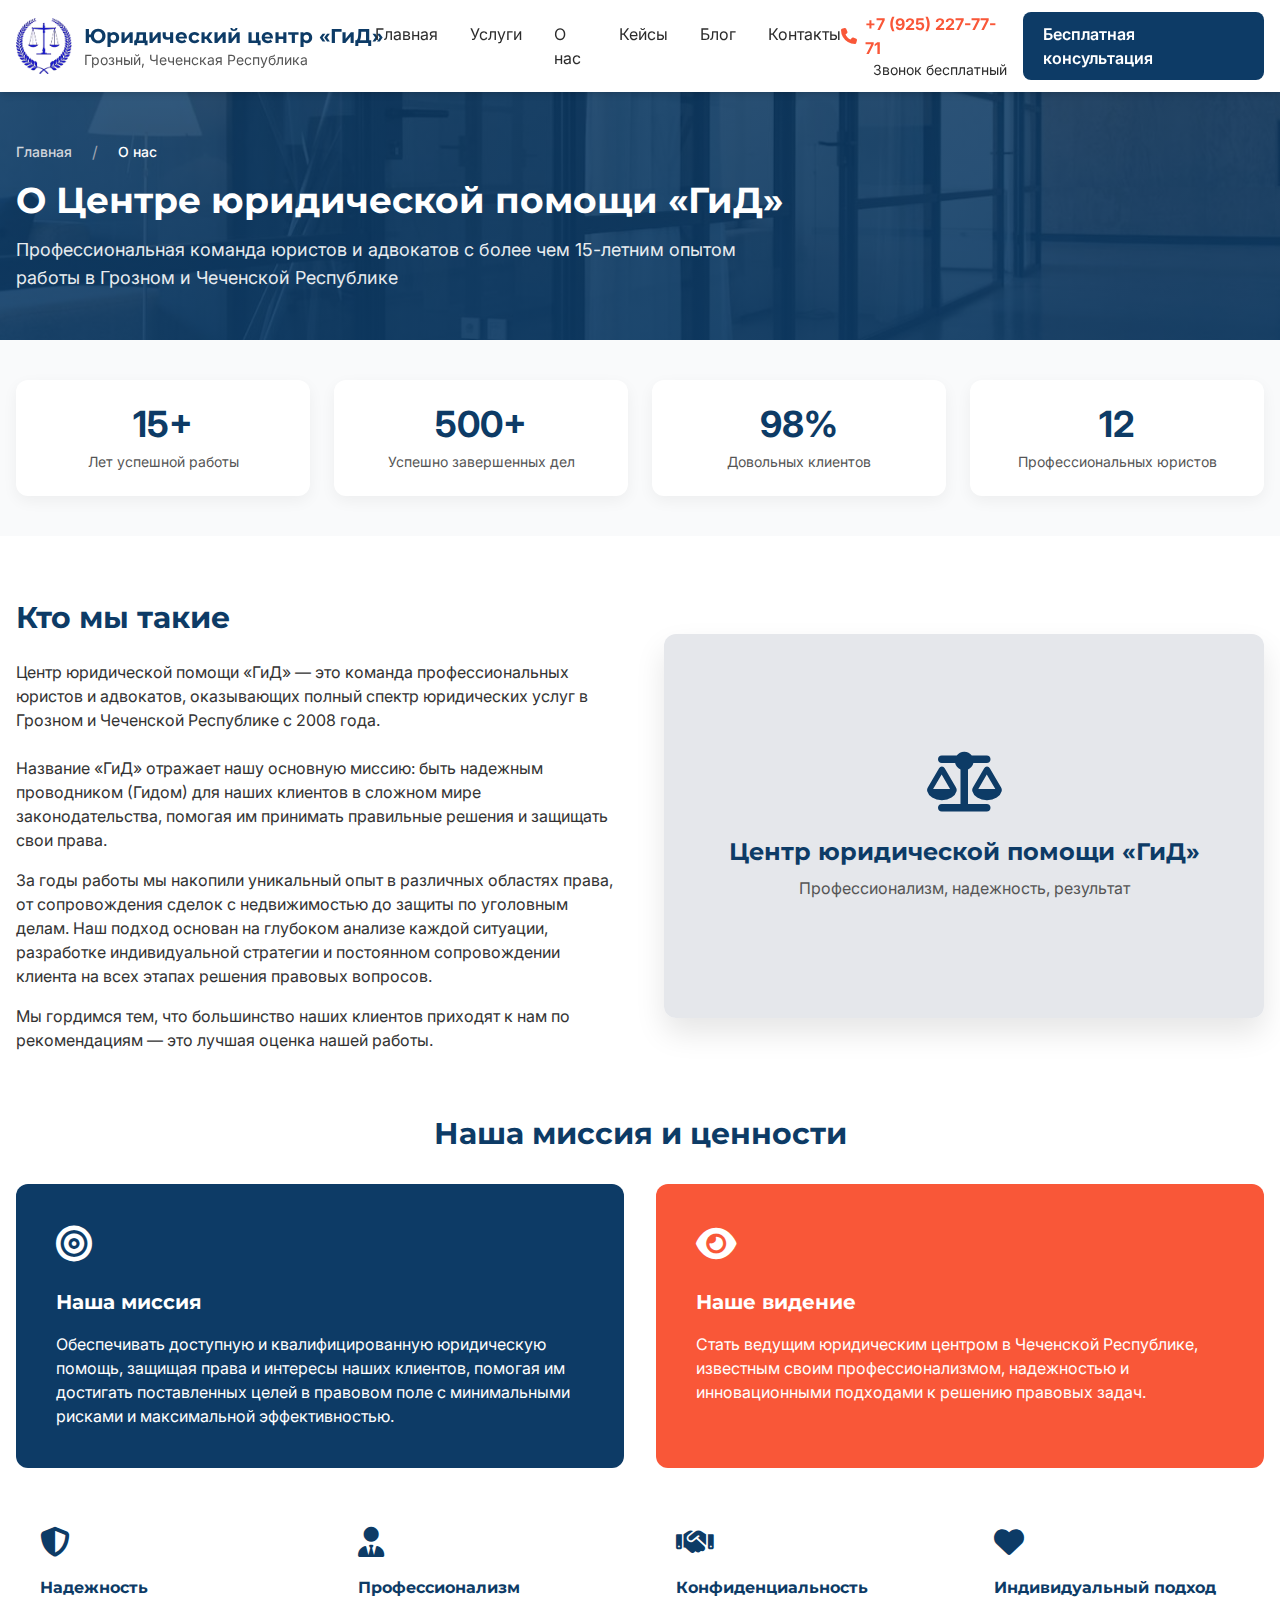
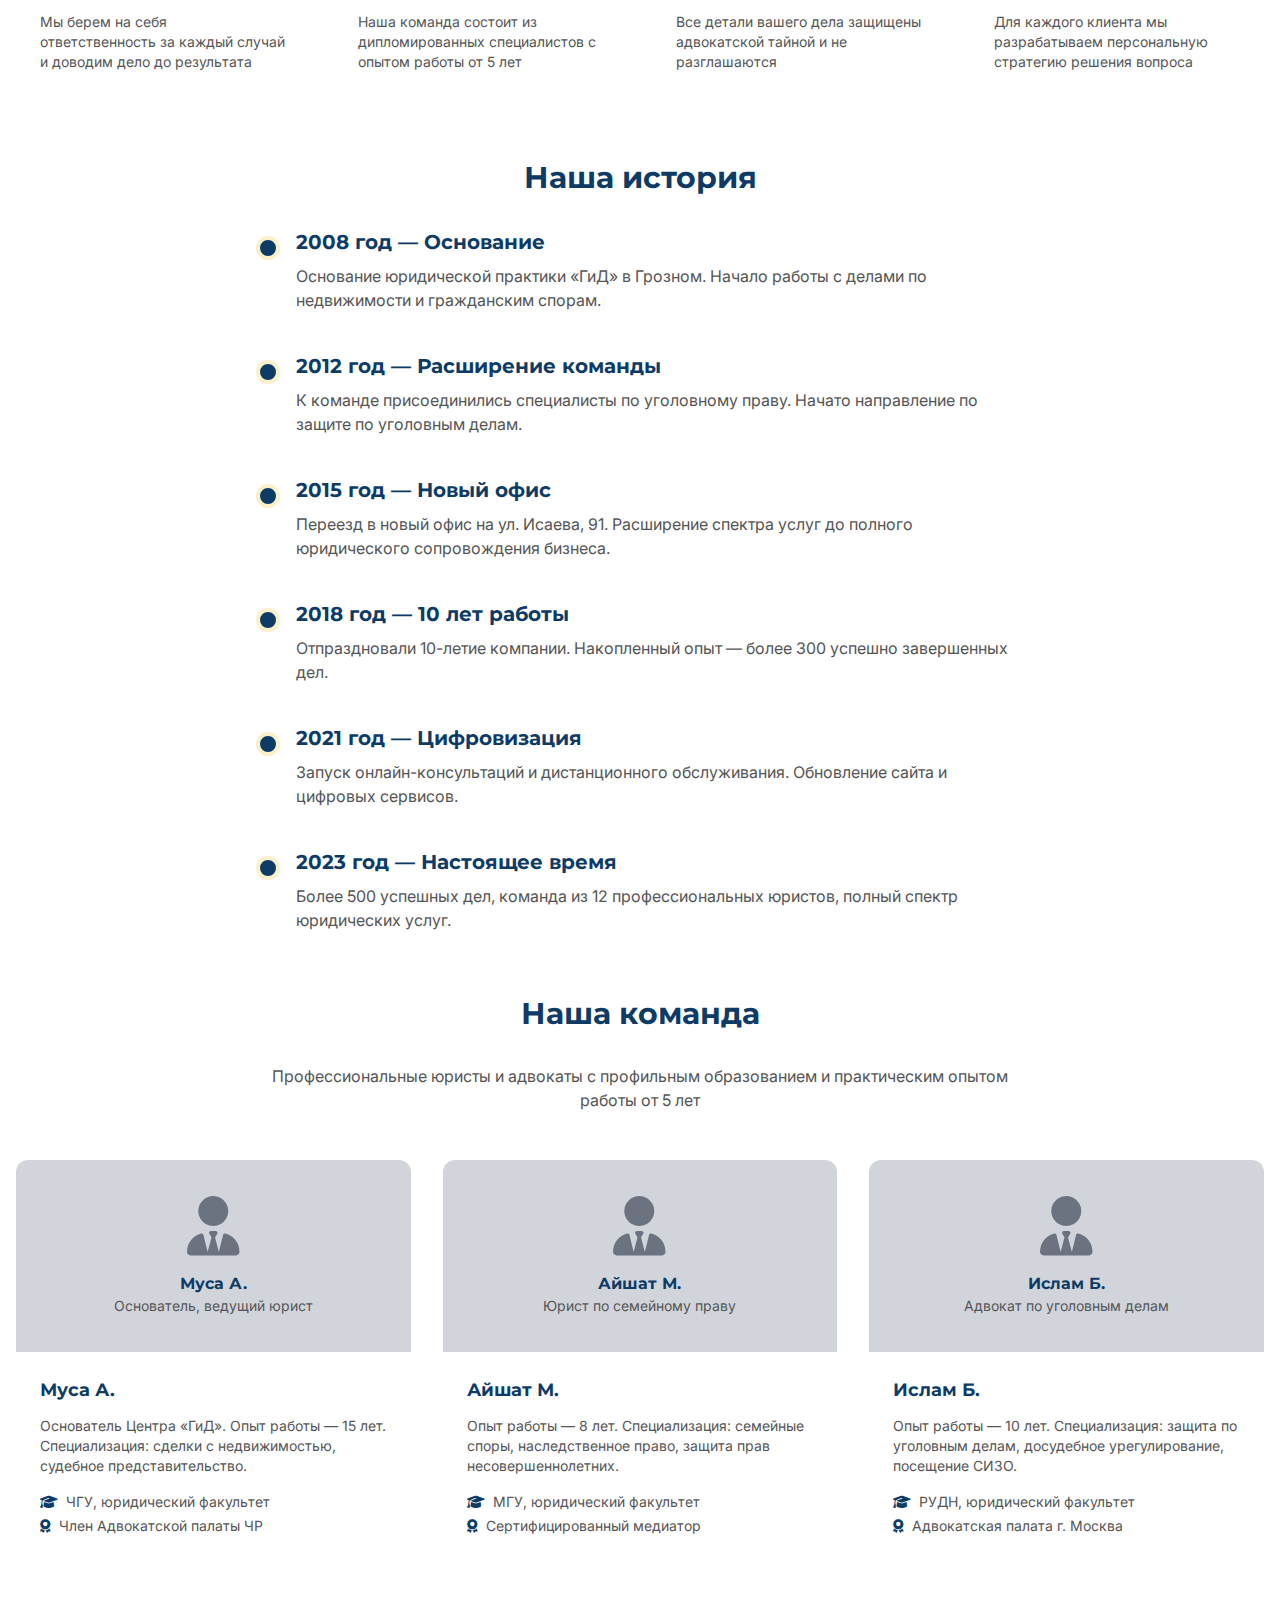
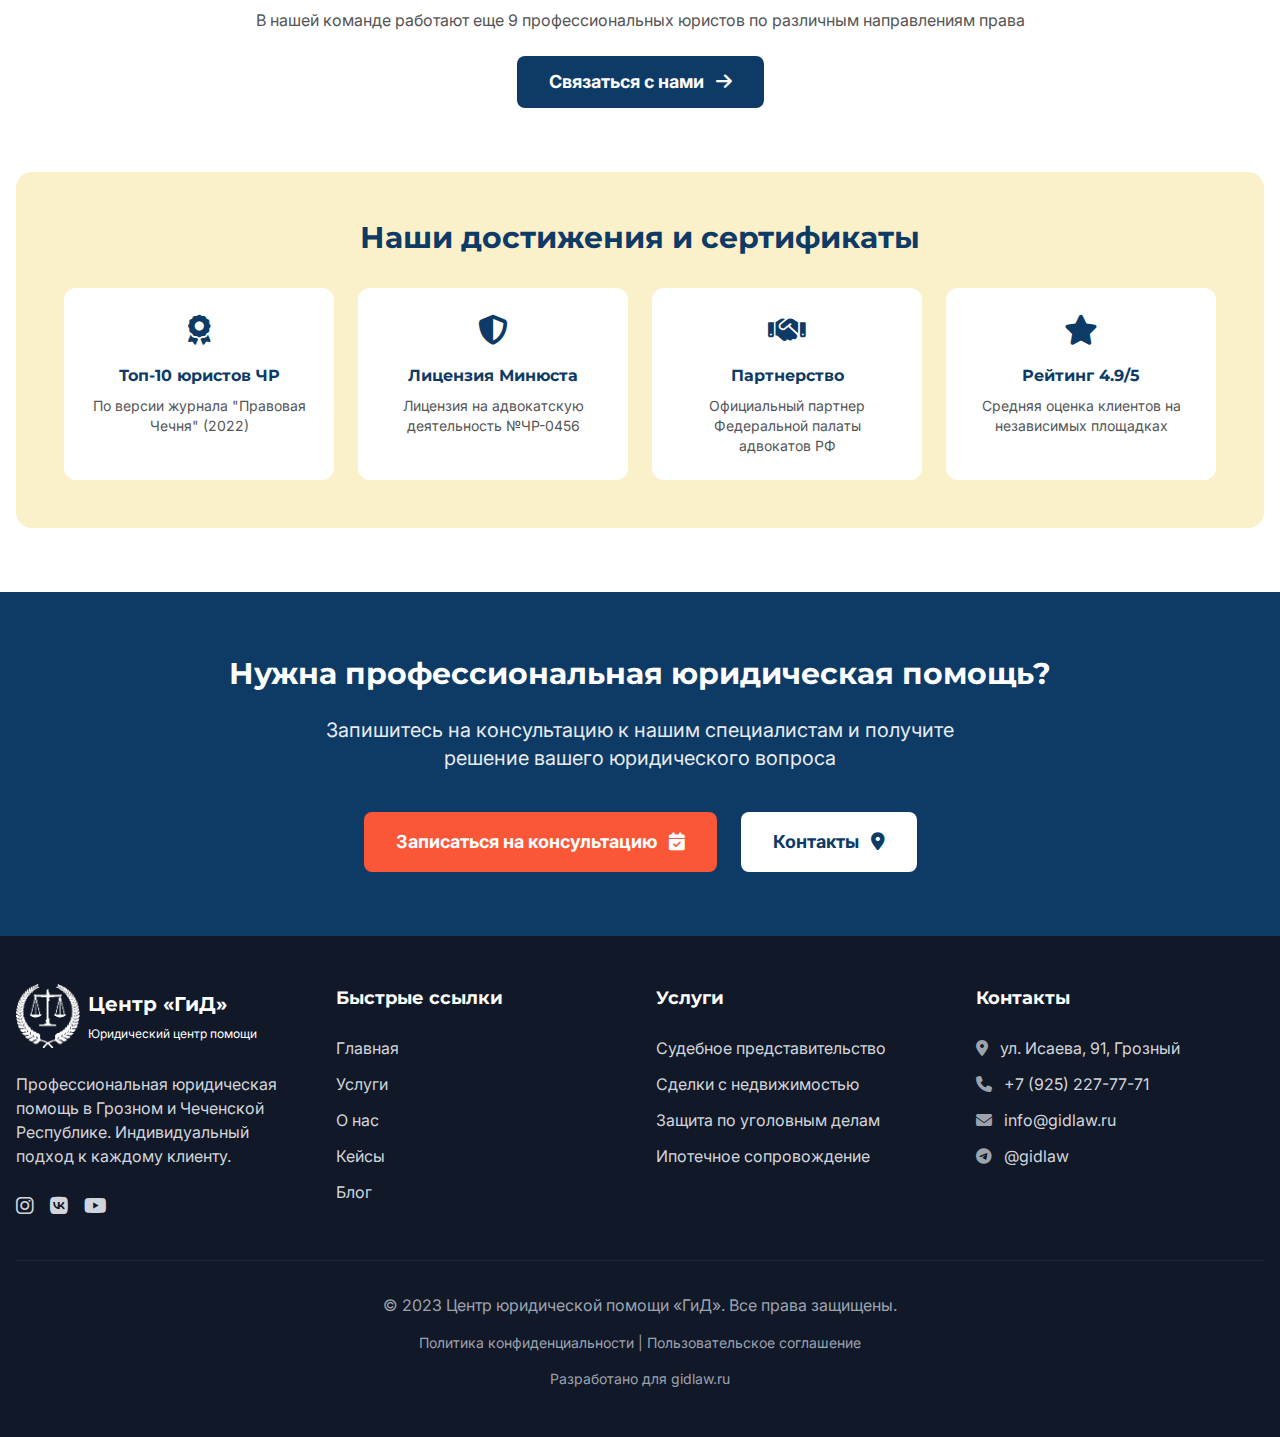
<file: about/index.html>
<!DOCTYPE html>
<html lang="ru">
<head>
    <meta charset="UTF-8">
    <meta name="viewport" content="width=device-width, initial-scale=1.0">
    <title>О нас | Центр юридической помощи «ГиД» в Грозном</title>
    <meta name="description" content="Центр юридической помощи «ГиД» — профессиональная команда юристов и адвокатов в Грозном. Наша миссия, ценности и опыт работы.">
    <!-- Tailwind CSS -->
    <script src="/assets/js/localtailwindcss.js"></script>
    <script>
        tailwind.config = {
            theme: {
                extend: {
                    colors: {
                        primary: '#0D3B66',
                        secondary: '#FAF0CA',
                        accent: '#F95738',
                        text: {
                            primary: '#1B1B1B',
                            secondary: '#555555'
                        }
                    },
                    fontFamily: {
                        'heading': ['Montserrat', 'sans-serif'],
                        'body': ['Inter', 'Roboto', 'sans-serif']
                    }
                }
            }
        }
    </script>
    <link rel="stylesheet" href="/assets/css/main.css">
    <style>
        body {
            font-family: 'Inter', sans-serif;
            color: #333333;
            background-color: #FAF9F6;
            line-height: 1.6;
        }
        
        h1, h2, h3, h4, h5, h6 {
            font-family: 'Montserrat', sans-serif;
            font-weight: 700;
        }
        
        .hero-bg {
            background: linear-gradient(rgba(13, 59, 102, 0.85), rgba(13, 59, 102, 0.9)), url('/assets/images/breadcrumb-bg.jpg');;
            background-size: cover;
            background-position: center;
        }
        
        .value-card {
            transition: all 0.3s ease;
            background-color: #FFFFFF;
            border-radius: 12px;
            overflow: hidden;
        }
        
        .value-card:hover {
            transform: translateY(-5px);
            box-shadow: 0 15px 30px rgba(0, 0, 0, 0.1);
        }
        
        .team-card {
            transition: all 0.3s ease;
            background-color: #FFFFFF;
            border-radius: 12px;
            overflow: hidden;
        }
        
        .team-card:hover {
            transform: translateY(-8px);
            box-shadow: 0 20px 40px rgba(0, 0, 0, 0.15);
        }
        
        .timeline-item {
            position: relative;
            padding-left: 2.5rem;
            margin-bottom: 2.5rem;
        }
        
        .timeline-item::before {
            content: '';
            position: absolute;
            left: 0;
            top: 0.5rem;
            width: 1.5rem;
            height: 1.5rem;
            background-color: #0D3B66;
            border-radius: 50%;
            border: 4px solid #FAF0CA;
        }
        
        .timeline-item::after {
            content: '';
            position: absolute;
            left: 0.75rem;
            top: 2rem;
            width: 2px;
            height: calc(100% + 1rem);
            background-color: #e5e7eb;
            z-index: -1;
        }
        
        .timeline-item:last-child::after {
            display: none;
        }
        
        .btn-primary {
            background-color: #0D3B66;
            color: white;
            transition: all 0.3s ease;
        }
        
        .btn-primary:hover {
            background-color: #0a2e4d;
            transform: translateY(-2px);
            box-shadow: 0 6px 12px rgba(0, 0, 0, 0.15);
        }
        
        .btn-accent {
            background-color: #F95738;
            color: white;
            transition: all 0.3s ease;
        }
        
        .btn-accent:hover {
            background-color: #e04d31;
            transform: translateY(-2px);
            box-shadow: 0 6px 12px rgba(249, 87, 56, 0.25);
        }
        
        .stat-card {
            background-color: #FFFFFF;
            border-radius: 12px;
            padding: 24px;
            text-align: center;
            box-shadow: 0 5px 15px rgba(0, 0, 0, 0.05);
            transition: all 0.3s ease;
        }
        
        .stat-card:hover {
            transform: translateY(-5px);
            box-shadow: 0 15px 30px rgba(0, 0, 0, 0.1);
        }
        
        .text-soft-black {
            color: #2c2c2c;
        }
        
        .sticky-nav {
            position: sticky;
            top: 0;
            z-index: 100;
            backdrop-filter: blur(10px);
            background-color: rgba(255, 255, 255, 0.95);
        }
        
        .section-bg {
            background-color: #FFFFFF;
        }
        
        .about-image {
            border-radius: 12px;
            overflow: hidden;
            box-shadow: 0 15px 30px rgba(0, 0, 0, 0.1);
        }
        
        .mission-card {
            background-color: #0D3B66;
            color: white;
            border-radius: 12px;
            padding: 40px;
        }
    </style>

    <!-- Fonts -->
    <link rel="preconnect" href="https://fonts.googleapis.com">
    <link rel="preconnect" href="https://fonts.gstatic.com" crossorigin>
    <link href="https://fonts.googleapis.com/css2?family=Montserrat:wght@400;500;600;700;800&family=Inter:wght@300;400;500;600;700&display=swap" rel="stylesheet">
    <!-- Font Awesome Icons -->
    <link rel="stylesheet" href="https://cdnjs.cloudflare.com/ajax/libs/font-awesome/6.4.0/css/all.min.css">
</head>
<body class="text-soft-black">
    <!-- Header -->
    <header id="header" class="sticky-nav shadow-md"></header>

    <!-- Breadcrumb + Page Title Section -->
    <section class="hero-bg text-white py-8 md:py-12">
        <div class="container mx-auto px-4">
            <!-- Breadcrumb -->
            <nav class="flex mb-4" aria-label="Breadcrumb">
                <ol class="inline-flex items-center space-x-1 md:space-x-3">
                    <li class="inline-flex items-center">
                        <a href="/" class="text-sm font-medium text-gray-300 hover:text-white transition">
                            Главная
                        </a>
                    </li>
                    <li>
                        <span class="mx-2 text-gray-400">/</span>
                    </li>
                    <li class="inline-flex items-center">
                        <span class="text-sm font-medium text-white">О нас</span>
                    </li>
                </ol>
            </nav>

            <!-- Page Title -->
            <h1 class="text-2xl md:text-4xl font-bold mb-4">
                О Центре юридической помощи «ГиД»
            </h1>
            <p class="text-lg opacity-90 max-w-3xl">
                Профессиональная команда юристов и адвокатов с более чем 15-летним опытом работы в Грозном и Чеченской Республике
            </p>
        </div>
    </section>

    <!-- Stats Section -->
    <section class="py-10 bg-gray-50">
        <div class="container mx-auto px-4">
            <div class="grid grid-cols-2 md:grid-cols-4 gap-6">
                <div class="stat-card">
                    <div class="text-3xl md:text-4xl text-primary font-bold mb-2">15+</div>
                    <div class="text-text-secondary text-sm">Лет успешной работы</div>
                </div>
                <div class="stat-card">
                    <div class="text-3xl md:text-4xl text-primary font-bold mb-2">500+</div>
                    <div class="text-text-secondary text-sm">Успешно завершенных дел</div>
                </div>
                <div class="stat-card">
                    <div class="text-3xl md:text-4xl text-primary font-bold mb-2">98%</div>
                    <div class="text-text-secondary text-sm">Довольных клиентов</div>
                </div>
                <div class="stat-card">
                    <div class="text-3xl md:text-4xl text-primary font-bold mb-2">12</div>
                    <div class="text-text-secondary text-sm">Профессиональных юристов</div>
                </div>
            </div>
        </div>
    </section>

    <!-- About Company -->
    <section class="py-16 section-bg">
        <div class="container mx-auto px-4">
            <div class="grid lg:grid-cols-2 gap-12 items-center mb-16">
                <div>
                    <h2 class="text-2xl md:text-3xl font-bold text-primary mb-6">Кто мы такие</h2>
                    <div class="space-y-4 text-content">
                        <p>Центр юридической помощи «ГиД» — это команда профессиональных юристов и адвокатов, оказывающих полный спектр юридических услуг в Грозном и Чеченской Республике с 2008 года.</p>
                        <p>Название «ГиД» отражает нашу основную миссию: быть надежным проводником (Гидом) для наших клиентов в сложном мире законодательства, помогая им принимать правильные решения и защищать свои права.</p>
                        <p>За годы работы мы накопили уникальный опыт в различных областях права, от сопровождения сделок с недвижимостью до защиты по уголовным делам. Наш подход основан на глубоком анализе каждой ситуации, разработке индивидуальной стратегии и постоянном сопровождении клиента на всех этапах решения правовых вопросов.</p>
                        <p>Мы гордимся тем, что большинство наших клиентов приходят к нам по рекомендациям — это лучшая оценка нашей работы.</p>
                    </div>
                </div>
                <div class="about-image">
                    <div class="bg-gray-200 h-80 md:h-96 rounded-lg flex items-center justify-center">
                        <div class="text-center p-8">
                            <i class="fas fa-balance-scale text-primary text-6xl mb-6"></i>
                            <h3 class="text-2xl font-bold text-primary mb-2">Центр юридической помощи «ГиД»</h3>
                            <p class="text-text-secondary">Профессионализм, надежность, результат</p>
                        </div>
                    </div>
                </div>
            </div>
            
            <!-- Mission & Values -->
            <div class="mb-16">
                <h2 class="text-2xl md:text-3xl font-bold text-primary mb-8 text-center">Наша миссия и ценности</h2>
                
                <div class="grid md:grid-cols-2 gap-8 mb-8">
                    <div class="mission-card">
                        <div class="text-4xl mb-6">
                            <i class="fas fa-bullseye"></i>
                        </div>
                        <h3 class="text-xl font-bold mb-4">Наша миссия</h3>
                        <p>Обеспечивать доступную и квалифицированную юридическую помощь, защищая права и интересы наших клиентов, помогая им достигать поставленных целей в правовом поле с минимальными рисками и максимальной эффективностью.</p>
                    </div>
                    
                    <div class="mission-card bg-accent">
                        <div class="text-4xl mb-6">
                            <i class="fas fa-eye"></i>
                        </div>
                        <h3 class="text-xl font-bold mb-4">Наше видение</h3>
                        <p>Стать ведущим юридическим центром в Чеченской Республике, известным своим профессионализмом, надежностью и инновационными подходами к решению правовых задач.</p>
                    </div>
                </div>
                
                <!-- Values -->
                <div class="grid md:grid-cols-2 lg:grid-cols-4 gap-6">
                    <div class="value-card p-6">
                        <div class="text-primary text-3xl mb-4">
                            <i class="fas fa-shield-alt"></i>
                        </div>
                        <h4 class="font-bold text-primary mb-3">Надежность</h4>
                        <p class="text-text-secondary text-sm">Мы берем на себя ответственность за каждый случай и доводим дело до результата</p>
                    </div>
                    
                    <div class="value-card p-6">
                        <div class="text-primary text-3xl mb-4">
                            <i class="fas fa-user-tie"></i>
                        </div>
                        <h4 class="font-bold text-primary mb-3">Профессионализм</h4>
                        <p class="text-text-secondary text-sm">Наша команда состоит из дипломированных специалистов с опытом работы от 5 лет</p>
                    </div>
                    
                    <div class="value-card p-6">
                        <div class="text-primary text-3xl mb-4">
                            <i class="fas fa-handshake"></i>
                        </div>
                        <h4 class="font-bold text-primary mb-3">Конфиденциальность</h4>
                        <p class="text-text-secondary text-sm">Все детали вашего дела защищены адвокатской тайной и не разглашаются</p>
                    </div>
                    
                    <div class="value-card p-6">
                        <div class="text-primary text-3xl mb-4">
                            <i class="fas fa-heart"></i>
                        </div>
                        <h4 class="font-bold text-primary mb-3">Индивидуальный подход</h4>
                        <p class="text-text-secondary text-sm">Для каждого клиента мы разрабатываем персональную стратегию решения вопроса</p>
                    </div>
                </div>
            </div>
            
            <!-- History Timeline -->
            <div class="mb-16">
                <h2 class="text-2xl md:text-3xl font-bold text-primary mb-8 text-center">Наша история</h2>
                
                <div class="max-w-3xl mx-auto">
                    <div class="timeline-item">
                        <h3 class="text-xl font-bold text-primary mb-2">2008 год — Основание</h3>
                        <p class="text-text-secondary">Основание юридической практики «ГиД» в Грозном. Начало работы с делами по недвижимости и гражданским спорам.</p>
                    </div>
                    
                    <div class="timeline-item">
                        <h3 class="text-xl font-bold text-primary mb-2">2012 год — Расширение команды</h3>
                        <p class="text-text-secondary">К команде присоединились специалисты по уголовному праву. Начато направление по защите по уголовным делам.</p>
                    </div>
                    
                    <div class="timeline-item">
                        <h3 class="text-xl font-bold text-primary mb-2">2015 год — Новый офис</h3>
                        <p class="text-text-secondary">Переезд в новый офис на ул. Исаева, 91. Расширение спектра услуг до полного юридического сопровождения бизнеса.</p>
                    </div>
                    
                    <div class="timeline-item">
                        <h3 class="text-xl font-bold text-primary mb-2">2018 год — 10 лет работы</h3>
                        <p class="text-text-secondary">Отпраздновали 10-летие компании. Накопленный опыт — более 300 успешно завершенных дел.</p>
                    </div>
                    
                    <div class="timeline-item">
                        <h3 class="text-xl font-bold text-primary mb-2">2021 год — Цифровизация</h3>
                        <p class="text-text-secondary">Запуск онлайн-консультаций и дистанционного обслуживания. Обновление сайта и цифровых сервисов.</p>
                    </div>
                    
                    <div class="timeline-item">
                        <h3 class="text-xl font-bold text-primary mb-2">2023 год — Настоящее время</h3>
                        <p class="text-text-secondary">Более 500 успешных дел, команда из 12 профессиональных юристов, полный спектр юридических услуг.</p>
                    </div>
                </div>
            </div>
            
            <!-- Team Section -->
            <div class="mb-16">
                <h2 class="text-2xl md:text-3xl font-bold text-primary mb-8 text-center">Наша команда</h2>
                <p class="text-text-secondary text-center max-w-3xl mx-auto mb-12">Профессиональные юристы и адвокаты с профильным образованием и практическим опытом работы от 5 лет</p>
                
                <div class="grid md:grid-cols-2 lg:grid-cols-3 gap-8">
                    <!-- Team Member 1 -->
                    <div class="team-card">
                        <div class="h-48 bg-gray-300 flex items-center justify-center">
                            <div class="text-center">
                                <i class="fas fa-user-tie text-6xl text-gray-500 mb-4"></i>
                                <h4 class="font-bold text-primary">Муса А.</h4>
                                <p class="text-sm text-text-secondary">Основатель, ведущий юрист</p>
                            </div>
                        </div>
                        <div class="p-6">
                            <h3 class="font-bold text-primary text-lg mb-3">Муса А.</h3>
                            <p class="text-text-secondary text-sm mb-4">Основатель Центра «ГиД». Опыт работы — 15 лет. Специализация: сделки с недвижимостью, судебное представительство.</p>
                            <div class="text-sm text-text-secondary">
                                <div class="flex items-center mb-1">
                                    <i class="fas fa-graduation-cap text-primary mr-2"></i>
                                    <span>ЧГУ, юридический факультет</span>
                                </div>
                                <div class="flex items-center">
                                    <i class="fas fa-award text-primary mr-2"></i>
                                    <span>Член Адвокатской палаты ЧР</span>
                                </div>
                            </div>
                        </div>
                    </div>
                    
                    <!-- Team Member 2 -->
                    <div class="team-card">
                        <div class="h-48 bg-gray-300 flex items-center justify-center">
                            <div class="text-center">
                                <i class="fas fa-user-tie text-6xl text-gray-500 mb-4"></i>
                                <h4 class="font-bold text-primary">Айшат М.</h4>
                                <p class="text-sm text-text-secondary">Юрист по семейному праву</p>
                            </div>
                        </div>
                        <div class="p-6">
                            <h3 class="font-bold text-primary text-lg mb-3">Айшат М.</h3>
                            <p class="text-text-secondary text-sm mb-4">Опыт работы — 8 лет. Специализация: семейные споры, наследственное право, защита прав несовершеннолетних.</p>
                            <div class="text-sm text-text-secondary">
                                <div class="flex items-center mb-1">
                                    <i class="fas fa-graduation-cap text-primary mr-2"></i>
                                    <span>МГУ, юридический факультет</span>
                                </div>
                                <div class="flex items-center">
                                    <i class="fas fa-award text-primary mr-2"></i>
                                    <span>Сертифицированный медиатор</span>
                                </div>
                            </div>
                        </div>
                    </div>
                    
                    <!-- Team Member 3 -->
                    <div class="team-card">
                        <div class="h-48 bg-gray-300 flex items-center justify-center">
                            <div class="text-center">
                                <i class="fas fa-user-tie text-6xl text-gray-500 mb-4"></i>
                                <h4 class="font-bold text-primary">Ислам Б.</h4>
                                <p class="text-sm text-text-secondary">Адвокат по уголовным делам</p>
                            </div>
                        </div>
                        <div class="p-6">
                            <h3 class="font-bold text-primary text-lg mb-3">Ислам Б.</h3>
                            <p class="text-text-secondary text-sm mb-4">Опыт работы — 10 лет. Специализация: защита по уголовным делам, досудебное урегулирование, посещение СИЗО.</p>
                            <div class="text-sm text-text-secondary">
                                <div class="flex items-center mb-1">
                                    <i class="fas fa-graduation-cap text-primary mr-2"></i>
                                    <span>РУДН, юридический факультет</span>
                                </div>
                                <div class="flex items-center">
                                    <i class="fas fa-award text-primary mr-2"></i>
                                    <span>Адвокатская палата г. Москва</span>
                                </div>
                            </div>
                        </div>
                    </div>
                </div>
                
                <div class="text-center mt-12">
                    <p class="text-text-secondary mb-6">В нашей команде работают еще 9 профессиональных юристов по различным направлениям права</p>
                    <a href="/contact" class="btn-primary px-8 py-3 rounded-lg font-bold text-lg inline-block">
                        Связаться с нами <i class="ml-2 fas fa-arrow-right"></i>
                    </a>
                </div>
            </div>
            
            <!-- Certificates & Achievements -->
            <div class="bg-secondary rounded-2xl p-8 md:p-12">
                <h2 class="text-2xl md:text-3xl font-bold text-primary mb-8 text-center">Наши достижения и сертификаты</h2>
                
                <div class="grid md:grid-cols-2 lg:grid-cols-4 gap-6">
                    <div class="bg-white p-6 rounded-xl text-center">
                        <div class="text-primary text-3xl mb-4">
                            <i class="fas fa-award"></i>
                        </div>
                        <h4 class="font-bold text-primary mb-2">Топ-10 юристов ЧР</h4>
                        <p class="text-text-secondary text-sm">По версии журнала "Правовая Чечня" (2022)</p>
                    </div>
                    
                    <div class="bg-white p-6 rounded-xl text-center">
                        <div class="text-primary text-3xl mb-4">
                            <i class="fas fa-shield-alt"></i>
                        </div>
                        <h4 class="font-bold text-primary mb-2">Лицензия Минюста</h4>
                        <p class="text-text-secondary text-sm">Лицензия на адвокатскую деятельность №ЧР-0456</p>
                    </div>
                    
                    <div class="bg-white p-6 rounded-xl text-center">
                        <div class="text-primary text-3xl mb-4">
                            <i class="fas fa-handshake"></i>
                        </div>
                        <h4 class="font-bold text-primary mb-2">Партнерство</h4>
                        <p class="text-text-secondary text-sm">Официальный партнер Федеральной палаты адвокатов РФ</p>
                    </div>
                    
                    <div class="bg-white p-6 rounded-xl text-center">
                        <div class="text-primary text-3xl mb-4">
                            <i class="fas fa-star"></i>
                        </div>
                        <h4 class="font-bold text-primary mb-2">Рейтинг 4.9/5</h4>
                        <p class="text-text-secondary text-sm">Средняя оценка клиентов на независимых площадках</p>
                    </div>
                </div>
            </div>
        </div>
    </section>

    <!-- CTA Section -->
    <section class="py-16 bg-primary text-white">
        <div class="container mx-auto px-4 text-center">
            <h2 class="text-2xl md:text-3xl font-bold mb-6">Нужна профессиональная юридическая помощь?</h2>
            <p class="text-xl mb-10 max-w-2xl mx-auto opacity-90">Запишитесь на консультацию к нашим специалистам и получите решение вашего юридического вопроса</p>
            <div class="flex flex-col sm:flex-row justify-center gap-6">
                <a href="/consultation" class="btn-accent px-8 py-4 rounded-lg font-bold text-lg">
                    Записаться на консультацию <i class="ml-2 fas fa-calendar-check"></i>
                </a>
                <a href="/contact" class="bg-white text-primary px-8 py-4 rounded-lg font-bold text-lg hover:bg-gray-100 transition">
                    Контакты <i class="ml-2 fas fa-map-marker-alt"></i>
                </a>
            </div>
        </div>
    </section>

    <!-- Footer -->
    <footer id="footer" class="bg-gray-900 text-white py-12"></footer>

    <!-- JavaScript -->
    <script>
        // Load header and footer dynamically
        document.addEventListener('DOMContentLoaded', function() {
            
            // Value card hover effect
            const valueCards = document.querySelectorAll('.value-card');
            valueCards.forEach(card => {
                card.addEventListener('mouseenter', function() {
                    this.style.transform = 'translateY(-5px)';
                });
                
                card.addEventListener('mouseleave', function() {
                    this.style.transform = 'translateY(0)';
                });
            });
            
            // Team card hover effect
            const teamCards = document.querySelectorAll('.team-card');
            teamCards.forEach(card => {
                card.addEventListener('mouseenter', function() {
                    this.style.transform = 'translateY(-8px)';
                });
                
                card.addEventListener('mouseleave', function() {
                    this.style.transform = 'translateY(0)';
                });
            });
            
            // Stat card hover effect
            const statCards = document.querySelectorAll('.stat-card');
            statCards.forEach(card => {
                card.addEventListener('mouseenter', function() {
                    this.style.transform = 'translateY(-5px)';
                });
                
                card.addEventListener('mouseleave', function() {
                    this.style.transform = 'translateY(0)';
                });
            });
        });
    </script>

    <script src="/assets/js/main.js"></script>

</body>
</html>
</file>
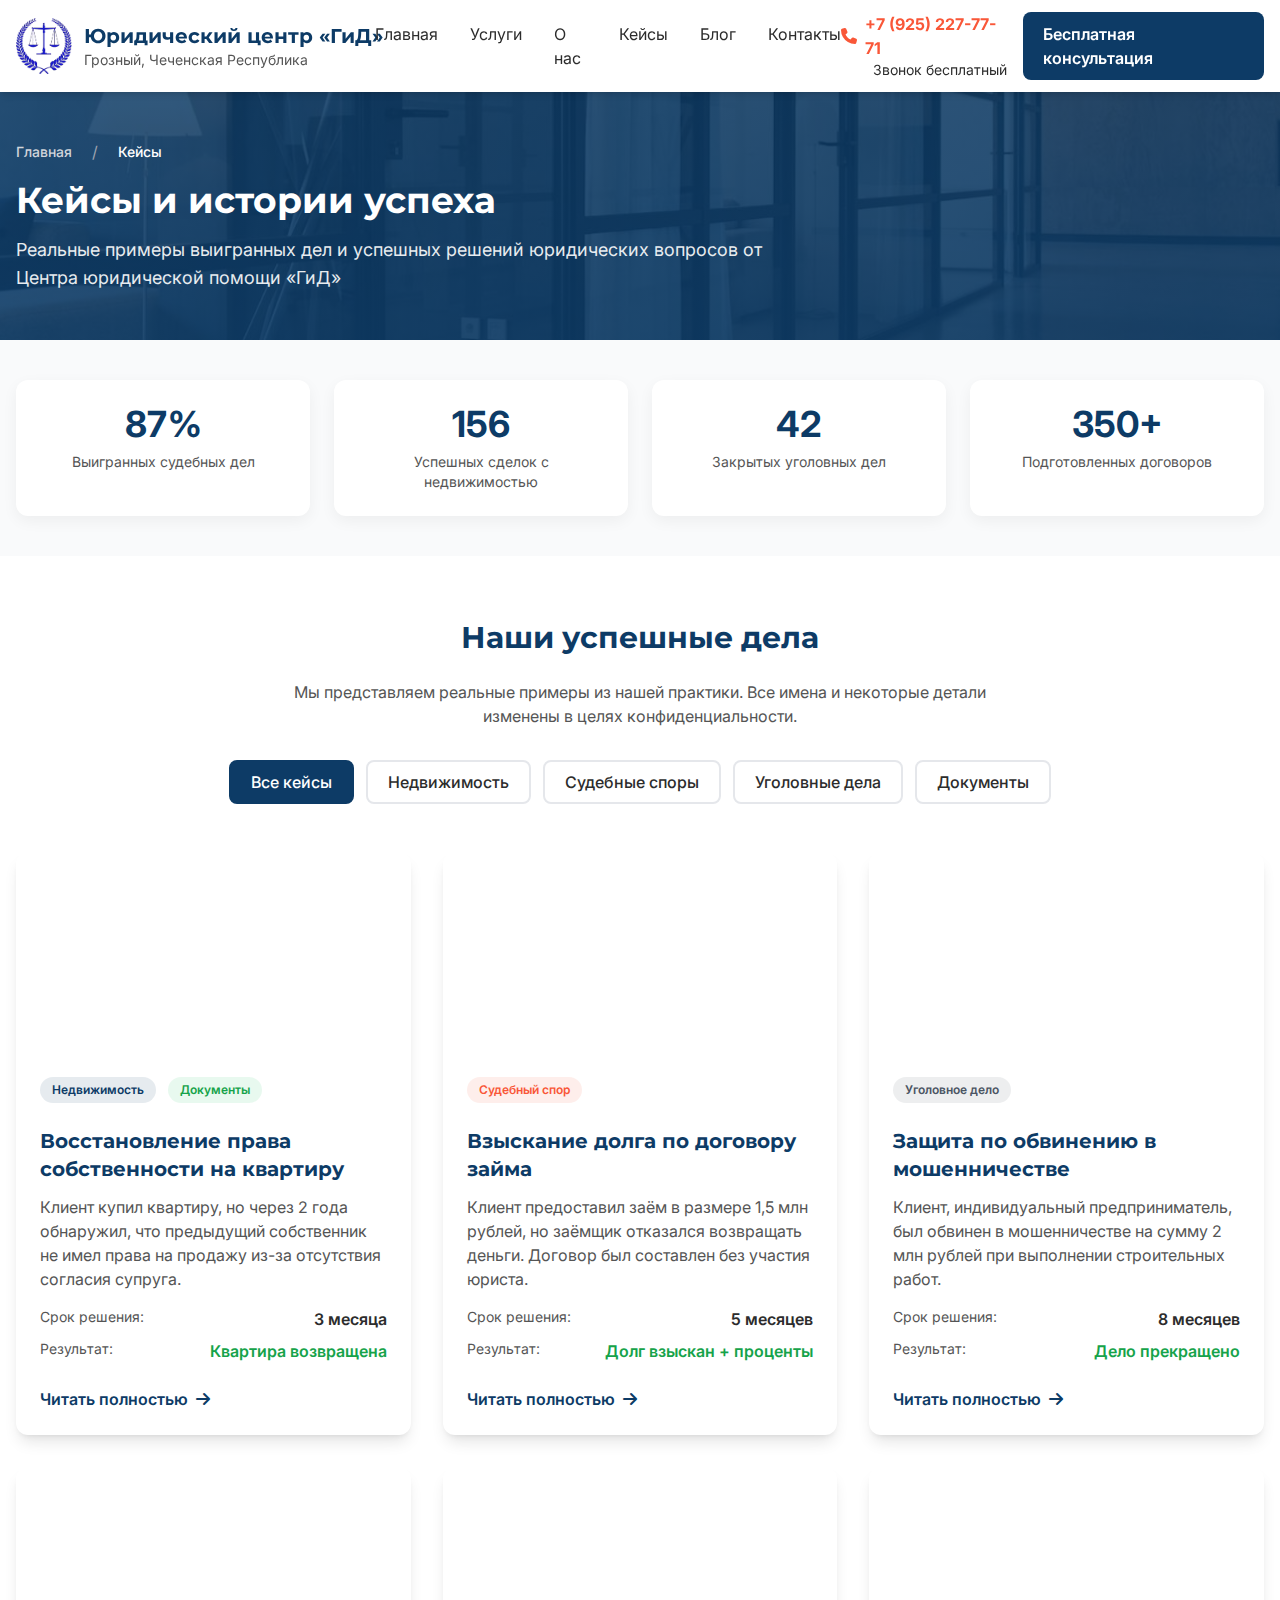
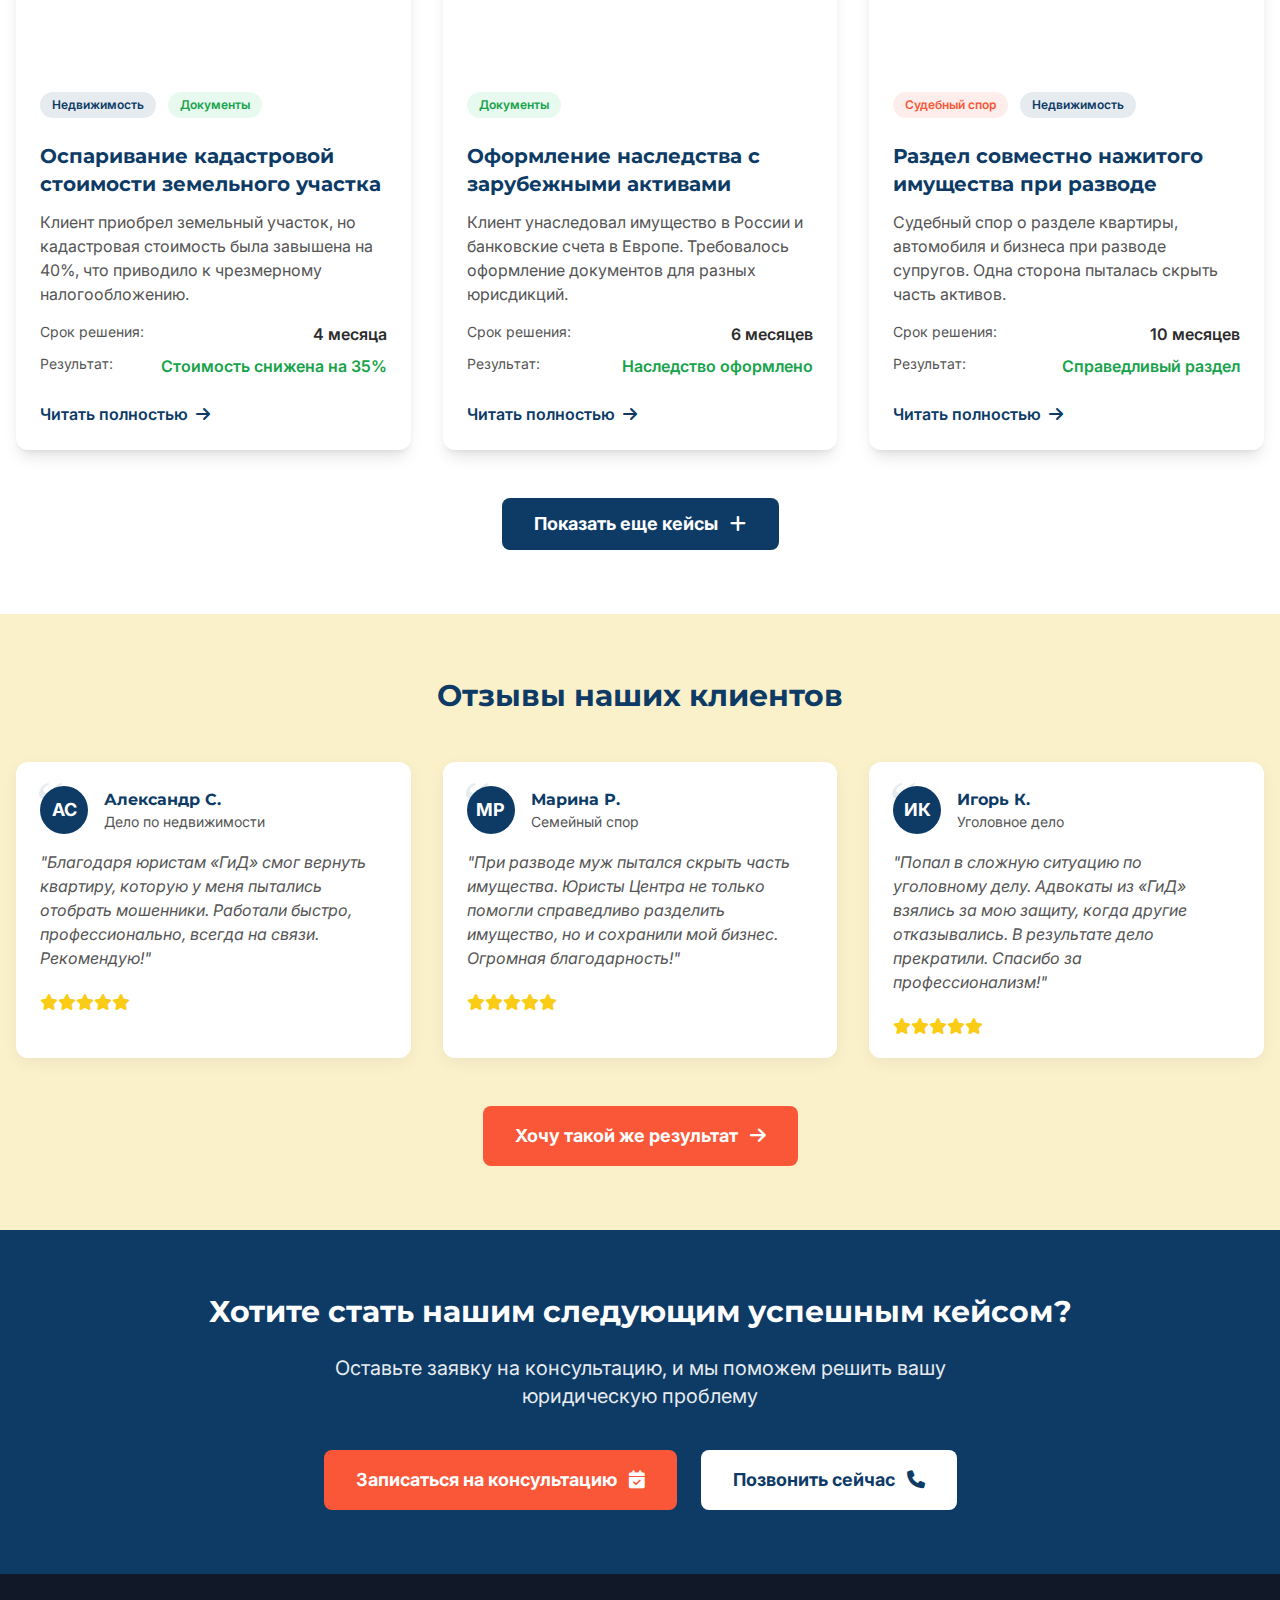
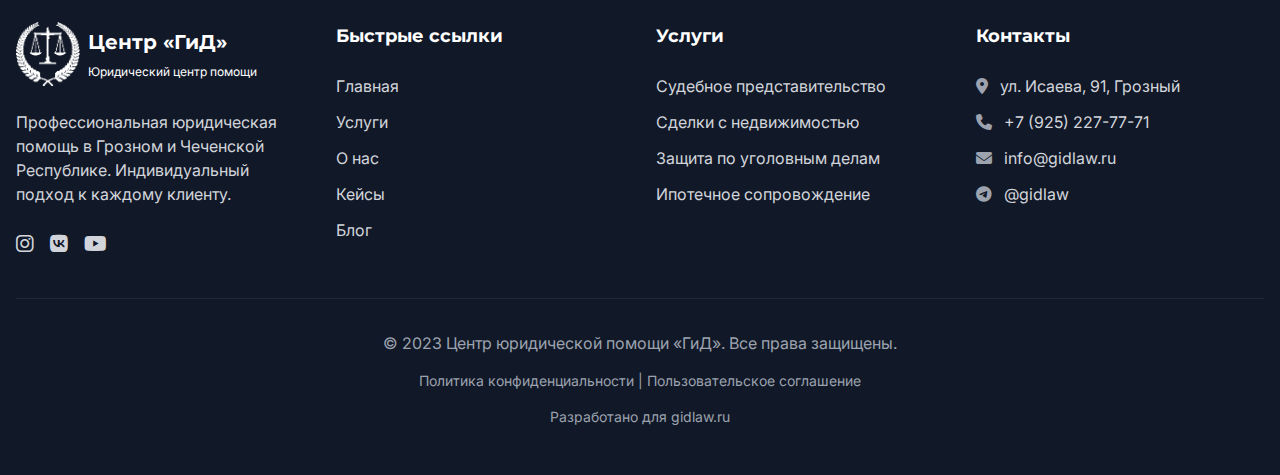
<file: cases/index.html>
<!DOCTYPE html>
<html lang="ru">
<head>
    <meta charset="UTF-8">
    <meta name="viewport" content="width=device-width, initial-scale=1.0">
    <title>Кейсы и истории успеха | Центр юридической помощи «ГиД»</title>
    <meta name="description" content="Реальные кейсы и успешные дела юридического центра «ГиД» в Грозном. Примеры выигранных дел по недвижимости, судебным спорам, уголовным делам.">
    <!-- Tailwind CSS -->
    <script src="/assets/js/localtailwindcss.js"></script>
    <script>
        tailwind.config = {
            theme: {
                extend: {
                    colors: {
                        primary: '#0D3B66',
                        secondary: '#FAF0CA',
                        accent: '#F95738',
                        text: {
                            primary: '#1B1B1B',
                            secondary: '#555555'
                        }
                    },
                    fontFamily: {
                        'heading': ['Montserrat', 'sans-serif'],
                        'body': ['Inter', 'Roboto', 'sans-serif']
                    }
                }
            }
        }
    </script>
    <link rel="stylesheet" href="/assets/css/main.css">
    <style>
        body {
            font-family: 'Inter', sans-serif;
            color: #333333;
            background-color: #FAF9F6;
            line-height: 1.6;
        }
        
        h1, h2, h3, h4, h5, h6 {
            font-family: 'Montserrat', sans-serif;
            font-weight: 700;
        }
        
        .hero-bg {
            background: linear-gradient(rgba(13, 59, 102, 0.85), rgba(13, 59, 102, 0.9)), url('/assets/images/breadcrumb-bg.jpg');;
            background-size: cover;
            background-position: center;
        }
        
        .case-card {
            transition: all 0.3s ease;
            background-color: #FFFFFF;
            overflow: hidden;
        }
        
        .case-card:hover {
            transform: translateY(-8px);
            box-shadow: 0 20px 40px rgba(0, 0, 0, 0.15);
        }
        
        .case-tag {
            display: inline-block;
            padding: 4px 12px;
            border-radius: 20px;
            font-size: 0.75rem;
            font-weight: 600;
            margin-right: 8px;
            margin-bottom: 8px;
        }
        
        .case-tag-real-estate {
            background-color: rgba(13, 59, 102, 0.1);
            color: #0D3B66;
        }
        
        .case-tag-court {
            background-color: rgba(249, 87, 56, 0.1);
            color: #F95738;
        }
        
        .case-tag-criminal {
            background-color: rgba(75, 85, 99, 0.1);
            color: #4B5563;
        }
        
        .case-tag-documents {
            background-color: rgba(34, 197, 94, 0.1);
            color: #16A34A;
        }
        
        .btn-primary {
            background-color: #0D3B66;
            color: white;
            transition: all 0.3s ease;
        }
        
        .btn-primary:hover {
            background-color: #0a2e4d;
            transform: translateY(-2px);
            box-shadow: 0 6px 12px rgba(0, 0, 0, 0.15);
        }
        
        .btn-accent {
            background-color: #F95738;
            color: white;
            transition: all 0.3s ease;
        }
        
        .btn-accent:hover {
            background-color: #e04d31;
            transform: translateY(-2px);
            box-shadow: 0 6px 12px rgba(249, 87, 56, 0.25);
        }
        
        .filter-btn {
            padding: 8px 20px;
            border: 2px solid #e5e7eb;
            border-radius: 8px;
            transition: all 0.3s ease;
            font-weight: 500;
        }
        
        .filter-btn:hover, .filter-btn.active {
            background-color: #0D3B66;
            color: white;
            border-color: #0D3B66;
        }
        
        .text-soft-black {
            color: #2c2c2c;
        }
        
        .sticky-nav {
            position: sticky;
            top: 0;
            z-index: 100;
            backdrop-filter: blur(10px);
            background-color: rgba(255, 255, 255, 0.95);
        }
        
        .stat-card {
            background-color: #FFFFFF;
            border-radius: 12px;
            padding: 24px;
            text-align: center;
            box-shadow: 0 5px 15px rgba(0, 0, 0, 0.05);
        }
        
        .case-image {
            height: 200px;
            background-size: cover;
            background-position: center;
        }
        
        .read-more-btn {
            color: #0D3B66;
            font-weight: 600;
            display: inline-flex;
            align-items: center;
            transition: all 0.3s ease;
        }
        
        .read-more-btn:hover {
            color: #F95738;
        }
        
        .testimonial-card {
            background-color: #FFFFFF;
            border-radius: 12px;
            padding: 24px;
            box-shadow: 0 5px 15px rgba(0, 0, 0, 0.05);
            position: relative;
        }
        
        .testimonial-card::before {
            content: "“";
            position: absolute;
            top: 10px;
            left: 20px;
            font-size: 4rem;
            color: rgba(13, 59, 102, 0.1);
            font-family: serif;
            line-height: 1;
        }
    </style>

    <!-- Fonts -->
    <link rel="preconnect" href="https://fonts.googleapis.com">
    <link rel="preconnect" href="https://fonts.gstatic.com" crossorigin>
    <link href="https://fonts.googleapis.com/css2?family=Montserrat:wght@400;500;600;700;800&family=Inter:wght@300;400;500;600;700&display=swap" rel="stylesheet">
    <!-- Font Awesome Icons -->
    <link rel="stylesheet" href="https://cdnjs.cloudflare.com/ajax/libs/font-awesome/6.4.0/css/all.min.css">
</head>
<body class="text-soft-black">
    <!-- Header -->
    <header id="header" class="sticky-nav shadow-md"></header>

    <!-- Breadcrumb + Page Title Section -->
    <section class="hero-bg text-white py-8 md:py-12">
        <div class="container mx-auto px-4">
            <!-- Breadcrumb -->
            <nav class="flex mb-4" aria-label="Breadcrumb">
                <ol class="inline-flex items-center space-x-1 md:space-x-3">
                    <li class="inline-flex items-center">
                        <a href="/" class="text-sm font-medium text-gray-300 hover:text-white transition">
                            Главная
                        </a>
                    </li>
                    <li>
                        <span class="mx-2 text-gray-400">/</span>
                    </li>
                    <li class="inline-flex items-center">
                        <span class="text-sm font-medium text-white">Кейсы</span>
                    </li>
                </ol>
            </nav>

            <!-- Page Title -->
            <h1 class="text-2xl md:text-4xl font-bold mb-4">
                Кейсы и истории успеха
            </h1>
            <p class="text-lg opacity-90 max-w-3xl">
                Реальные примеры выигранных дел и успешных решений юридических вопросов от Центра юридической помощи «ГиД»
            </p>
        </div>
    </section>

    <!-- Stats Section -->
    <section class="py-10 bg-gray-50">
        <div class="container mx-auto px-4">
            <div class="grid grid-cols-2 md:grid-cols-4 gap-6">
                <div class="stat-card">
                    <div class="text-3xl md:text-4xl text-primary font-bold mb-2">87%</div>
                    <div class="text-text-secondary text-sm">Выигранных судебных дел</div>
                </div>
                <div class="stat-card">
                    <div class="text-3xl md:text-4xl text-primary font-bold mb-2">156</div>
                    <div class="text-text-secondary text-sm">Успешных сделок с недвижимостью</div>
                </div>
                <div class="stat-card">
                    <div class="text-3xl md:text-4xl text-primary font-bold mb-2">42</div>
                    <div class="text-text-secondary text-sm">Закрытых уголовных дел</div>
                </div>
                <div class="stat-card">
                    <div class="text-3xl md:text-4xl text-primary font-bold mb-2">350+</div>
                    <div class="text-text-secondary text-sm">Подготовленных договоров</div>
                </div>
            </div>
        </div>
    </section>

    <!-- Cases Section -->
    <section class="py-16 bg-white">
        <div class="container mx-auto px-4">
            <!-- Filter Buttons -->
            <div class="mb-12">
                <h2 class="text-2xl md:text-3xl font-bold text-primary mb-6 text-center">Наши успешные дела</h2>
                <p class="text-text-secondary text-center max-w-3xl mx-auto mb-8">Мы представляем реальные примеры из нашей практики. Все имена и некоторые детали изменены в целях конфиденциальности.</p>
                
                <div class="flex flex-wrap justify-center gap-3 mb-8">
                    <button class="filter-btn active" data-filter="all">Все кейсы</button>
                    <button class="filter-btn" data-filter="real-estate">Недвижимость</button>
                    <button class="filter-btn" data-filter="court">Судебные споры</button>
                    <button class="filter-btn" data-filter="criminal">Уголовные дела</button>
                    <button class="filter-btn" data-filter="documents">Документы</button>
                </div>
            </div>
            
            <!-- Cases Grid -->
            <div class="grid md:grid-cols-2 lg:grid-cols-3 gap-8 mb-12" id="casesGrid">
                <!-- Case 1: Real Estate -->
                <div class="case-card rounded-xl shadow-lg" data-category="real-estate">
                    <div class="case-image rounded-t-xl" style="background-image: url('https://images.unsplash.com/photo-1560518883-ce09059eeffa?ixlib=rb-4.0.3&auto=format&fit=crop&w=800&q=80');"></div>
                    <div class="p-6">
                        <div class="mb-4">
                            <span class="case-tag case-tag-real-estate">Недвижимость</span>
                            <span class="case-tag case-tag-documents">Документы</span>
                        </div>
                        <h3 class="text-xl font-bold text-primary mb-3">Восстановление права собственности на квартиру</h3>
                        <p class="text-text-secondary mb-4">Клиент купил квартиру, но через 2 года обнаружил, что предыдущий собственник не имел права на продажу из-за отсутствия согласия супруга.</p>
                        <div class="mb-6">
                            <div class="flex justify-between mb-2">
                                <span class="text-sm text-text-secondary">Срок решения:</span>
                                <span class="font-semibold">3 месяца</span>
                            </div>
                            <div class="flex justify-between">
                                <span class="text-sm text-text-secondary">Результат:</span>
                                <span class="font-semibold text-green-600">Квартира возвращена</span>
                            </div>
                        </div>
                        <a href="#" class="read-more-btn">
                            Читать полностью <i class="ml-2 fas fa-arrow-right"></i>
                        </a>
                    </div>
                </div>
                
                <!-- Case 2: Court Dispute -->
                <div class="case-card rounded-xl shadow-lg" data-category="court">
                    <div class="case-image rounded-t-xl" style="background-image: url('https://images.unsplash.com/photo-1589391886085-8b6b0ac72a1a?ixlib=rb-4.0.3&auto=format&fit=crop&w=800&q=80');"></div>
                    <div class="p-6">
                        <div class="mb-4">
                            <span class="case-tag case-tag-court">Судебный спор</span>
                        </div>
                        <h3 class="text-xl font-bold text-primary mb-3">Взыскание долга по договору займа</h3>
                        <p class="text-text-secondary mb-4">Клиент предоставил заём в размере 1,5 млн рублей, но заёмщик отказался возвращать деньги. Договор был составлен без участия юриста.</p>
                        <div class="mb-6">
                            <div class="flex justify-between mb-2">
                                <span class="text-sm text-text-secondary">Срок решения:</span>
                                <span class="font-semibold">5 месяцев</span>
                            </div>
                            <div class="flex justify-between">
                                <span class="text-sm text-text-secondary">Результат:</span>
                                <span class="font-semibold text-green-600">Долг взыскан + проценты</span>
                            </div>
                        </div>
                        <a href="#" class="read-more-btn">
                            Читать полностью <i class="ml-2 fas fa-arrow-right"></i>
                        </a>
                    </div>
                </div>
                
                <!-- Case 3: Criminal Case -->
                <div class="case-card rounded-xl shadow-lg" data-category="criminal">
                    <div class="case-image rounded-t-xl" style="background-image: url('https://images.unsplash.com/photo-1589829545856-d10d557cf95f?ixlib=rb-4.0.3&auto=format&fit=crop&w=800&q=80');"></div>
                    <div class="p-6">
                        <div class="mb-4">
                            <span class="case-tag case-tag-criminal">Уголовное дело</span>
                        </div>
                        <h3 class="text-xl font-bold text-primary mb-3">Защита по обвинению в мошенничестве</h3>
                        <p class="text-text-secondary mb-4">Клиент, индивидуальный предприниматель, был обвинен в мошенничестве на сумму 2 млн рублей при выполнении строительных работ.</p>
                        <div class="mb-6">
                            <div class="flex justify-between mb-2">
                                <span class="text-sm text-text-secondary">Срок решения:</span>
                                <span class="font-semibold">8 месяцев</span>
                            </div>
                            <div class="flex justify-between">
                                <span class="text-sm text-text-secondary">Результат:</span>
                                <span class="font-semibold text-green-600">Дело прекращено</span>
                            </div>
                        </div>
                        <a href="#" class="read-more-btn">
                            Читать полностью <i class="ml-2 fas fa-arrow-right"></i>
                        </a>
                    </div>
                </div>
                
                <!-- Case 4: Real Estate -->
                <div class="case-card rounded-xl shadow-lg" data-category="real-estate">
                    <div class="case-image rounded-t-xl" style="background-image: url('https://images.unsplash.com/photo-1545324418-cc1a3fa10c00?ixlib=rb-4.0.3&auto=format&fit=crop&w=800&q=80');"></div>
                    <div class="p-6">
                        <div class="mb-4">
                            <span class="case-tag case-tag-real-estate">Недвижимость</span>
                            <span class="case-tag case-tag-documents">Документы</span>
                        </div>
                        <h3 class="text-xl font-bold text-primary mb-3">Оспаривание кадастровой стоимости земельного участка</h3>
                        <p class="text-text-secondary mb-4">Клиент приобрел земельный участок, но кадастровая стоимость была завышена на 40%, что приводило к чрезмерному налогообложению.</p>
                        <div class="mb-6">
                            <div class="flex justify-between mb-2">
                                <span class="text-sm text-text-secondary">Срок решения:</span>
                                <span class="font-semibold">4 месяца</span>
                            </div>
                            <div class="flex justify-between">
                                <span class="text-sm text-text-secondary">Результат:</span>
                                <span class="font-semibold text-green-600">Стоимость снижена на 35%</span>
                            </div>
                        </div>
                        <a href="#" class="read-more-btn">
                            Читать полностью <i class="ml-2 fas fa-arrow-right"></i>
                        </a>
                    </div>
                </div>
                
                <!-- Case 5: Documents -->
                <div class="case-card rounded-xl shadow-lg" data-category="documents">
                    <div class="case-image rounded-t-xl" style="background-image: url('https://images.unsplash.com/photo-1554224155-6726b3ff858f?ixlib=rb-4.0.3&auto=format&fit=crop&w=800&q=80');"></div>
                    <div class="p-6">
                        <div class="mb-4">
                            <span class="case-tag case-tag-documents">Документы</span>
                        </div>
                        <h3 class="text-xl font-bold text-primary mb-3">Оформление наследства с зарубежными активами</h3>
                        <p class="text-text-secondary mb-4">Клиент унаследовал имущество в России и банковские счета в Европе. Требовалось оформление документов для разных юрисдикций.</p>
                        <div class="mb-6">
                            <div class="flex justify-between mb-2">
                                <span class="text-sm text-text-secondary">Срок решения:</span>
                                <span class="font-semibold">6 месяцев</span>
                            </div>
                            <div class="flex justify-between">
                                <span class="text-sm text-text-secondary">Результат:</span>
                                <span class="font-semibold text-green-600">Наследство оформлено</span>
                            </div>
                        </div>
                        <a href="#" class="read-more-btn">
                            Читать полностью <i class="ml-2 fas fa-arrow-right"></i>
                        </a>
                    </div>
                </div>
                
                <!-- Case 6: Court Dispute -->
                <div class="case-card rounded-xl shadow-lg" data-category="court">
                    <div class="case-image rounded-t-xl" style="background-image: url('https://images.unsplash.com/photo-1581539250439-c96689b516dd?ixlib=rb-4.0.3&auto=format&fit=crop&w=800&q=80');"></div>
                    <div class="p-6">
                        <div class="mb-4">
                            <span class="case-tag case-tag-court">Судебный спор</span>
                            <span class="case-tag case-tag-real-estate">Недвижимость</span>
                        </div>
                        <h3 class="text-xl font-bold text-primary mb-3">Раздел совместно нажитого имущества при разводе</h3>
                        <p class="text-text-secondary mb-4">Судебный спор о разделе квартиры, автомобиля и бизнеса при разводе супругов. Одна сторона пыталась скрыть часть активов.</p>
                        <div class="mb-6">
                            <div class="flex justify-between mb-2">
                                <span class="text-sm text-text-secondary">Срок решения:</span>
                                <span class="font-semibold">10 месяцев</span>
                            </div>
                            <div class="flex justify-between">
                                <span class="text-sm text-text-secondary">Результат:</span>
                                <span class="font-semibold text-green-600">Справедливый раздел</span>
                            </div>
                        </div>
                        <a href="#" class="read-more-btn">
                            Читать полностью <i class="ml-2 fas fa-arrow-right"></i>
                        </a>
                    </div>
                </div>
            </div>
            
            <!-- Load More Button -->
            <div class="text-center">
                <button id="loadMoreBtn" class="btn-primary px-8 py-3 rounded-lg font-bold text-lg">
                    Показать еще кейсы <i class="ml-2 fas fa-plus"></i>
                </button>
            </div>
        </div>
    </section>

    <!-- Testimonials Section -->
    <section class="py-16 bg-secondary">
        <div class="container mx-auto px-4">
            <h2 class="text-2xl md:text-3xl font-bold text-primary mb-12 text-center">Отзывы наших клиентов</h2>
            
            <div class="grid md:grid-cols-2 lg:grid-cols-3 gap-8">
                <!-- Testimonial 1 -->
                <div class="testimonial-card">
                    <div class="mb-6">
                        <div class="flex items-center mb-4">
                            <div class="w-12 h-12 bg-primary text-white rounded-full flex items-center justify-center font-bold text-lg mr-4">
                                АС
                            </div>
                            <div>
                                <h4 class="font-bold text-primary">Александр С.</h4>
                                <p class="text-sm text-text-secondary">Дело по недвижимости</p>
                            </div>
                        </div>
                        <p class="text-text-secondary italic">"Благодаря юристам «ГиД» смог вернуть квартиру, которую у меня пытались отобрать мошенники. Работали быстро, профессионально, всегда на связи. Рекомендую!"</p>
                    </div>
                    <div class="flex items-center text-yellow-400">
                        <i class="fas fa-star"></i>
                        <i class="fas fa-star"></i>
                        <i class="fas fa-star"></i>
                        <i class="fas fa-star"></i>
                        <i class="fas fa-star"></i>
                    </div>
                </div>
                
                <!-- Testimonial 2 -->
                <div class="testimonial-card">
                    <div class="mb-6">
                        <div class="flex items-center mb-4">
                            <div class="w-12 h-12 bg-primary text-white rounded-full flex items-center justify-center font-bold text-lg mr-4">
                                МР
                            </div>
                            <div>
                                <h4 class="font-bold text-primary">Марина Р.</h4>
                                <p class="text-sm text-text-secondary">Семейный спор</p>
                            </div>
                        </div>
                        <p class="text-text-secondary italic">"При разводе муж пытался скрыть часть имущества. Юристы Центра не только помогли справедливо разделить имущество, но и сохранили мой бизнес. Огромная благодарность!"</p>
                    </div>
                    <div class="flex items-center text-yellow-400">
                        <i class="fas fa-star"></i>
                        <i class="fas fa-star"></i>
                        <i class="fas fa-star"></i>
                        <i class="fas fa-star"></i>
                        <i class="fas fa-star"></i>
                    </div>
                </div>
                
                <!-- Testimonial 3 -->
                <div class="testimonial-card">
                    <div class="mb-6">
                        <div class="flex items-center mb-4">
                            <div class="w-12 h-12 bg-primary text-white rounded-full flex items-center justify-center font-bold text-lg mr-4">
                                ИК
                            </div>
                            <div>
                                <h4 class="font-bold text-primary">Игорь К.</h4>
                                <p class="text-sm text-text-secondary">Уголовное дело</p>
                            </div>
                        </div>
                        <p class="text-text-secondary italic">"Попал в сложную ситуацию по уголовному делу. Адвокаты из «ГиД» взялись за мою защиту, когда другие отказывались. В результате дело прекратили. Спасибо за профессионализм!"</p>
                    </div>
                    <div class="flex items-center text-yellow-400">
                        <i class="fas fa-star"></i>
                        <i class="fas fa-star"></i>
                        <i class="fas fa-star"></i>
                        <i class="fas fa-star"></i>
                        <i class="fas fa-star"></i>
                    </div>
                </div>
            </div>
            
            <div class="text-center mt-12">
                <a href="/consultation" class="btn-accent px-8 py-4 rounded-lg font-bold text-lg inline-block">
                    Хочу такой же результат <i class="ml-2 fas fa-arrow-right"></i>
                </a>
            </div>
        </div>
    </section>

    <!-- CTA Section -->
    <section class="py-16 bg-primary text-white">
        <div class="container mx-auto px-4 text-center">
            <h2 class="text-2xl md:text-3xl font-bold mb-6">Хотите стать нашим следующим успешным кейсом?</h2>
            <p class="text-xl mb-10 max-w-2xl mx-auto opacity-90">Оставьте заявку на консультацию, и мы поможем решить вашу юридическую проблему</p>
            <div class="flex flex-col sm:flex-row justify-center gap-6">
                <a href="/consultation" class="btn-accent px-8 py-4 rounded-lg font-bold text-lg">
                    Записаться на консультацию <i class="ml-2 fas fa-calendar-check"></i>
                </a>
                <a href="tel:+79252277771" class="bg-white text-primary px-8 py-4 rounded-lg font-bold text-lg hover:bg-gray-100 transition">
                    Позвонить сейчас <i class="ml-2 fas fa-phone"></i>
                </a>
            </div>
        </div>
    </section>

    <!-- Footer -->
    <footer id="footer" class="bg-gray-900 text-white py-12"></footer>

    <script src="./../assets/js/main.js"></script>

    <!-- JavaScript -->
    <script>
        // Load header and footer dynamically
        document.addEventListener('DOMContentLoaded', function() {
            // Load header
            fetch('/components/header.html')
                .then(response => response.text())
                .then(data => {
                    document.getElementById('header').innerHTML = data;
                })
                .catch(error => console.error('Error loading header:', error));
            
            // Load footer
            fetch('/components/footer.html')
                .then(response => response.text())
                .then(data => {
                    document.getElementById('footer').innerHTML = data;
                })
                .catch(error => console.error('Error loading footer:', error));
            
            // Case filtering
            const filterButtons = document.querySelectorAll('.filter-btn');
            const caseCards = document.querySelectorAll('.case-card');
            
            filterButtons.forEach(button => {
                button.addEventListener('click', function() {
                    // Remove active class from all buttons
                    filterButtons.forEach(btn => btn.classList.remove('active'));
                    
                    // Add active class to clicked button
                    this.classList.add('active');
                    
                    const filterValue = this.getAttribute('data-filter');
                    
                    // Show/hide case cards based on filter
                    caseCards.forEach(card => {
                        if (filterValue === 'all' || card.getAttribute('data-category') === filterValue) {
                            card.style.display = 'block';
                            setTimeout(() => {
                                card.style.opacity = '1';
                                card.style.transform = 'translateY(0)';
                            }, 10);
                        } else {
                            card.style.opacity = '0';
                            card.style.transform = 'translateY(20px)';
                            setTimeout(() => {
                                card.style.display = 'none';
                            }, 300);
                        }
                    });
                });
            });
            
            // Load more cases
            const loadMoreBtn = document.getElementById('loadMoreBtn');
            if (loadMoreBtn) {
                loadMoreBtn.addEventListener('click', function() {
                    // In a real project, this would load more cases from an API
                    // For now, we'll simulate loading
                    this.innerHTML = '<i class="fas fa-spinner fa-spin mr-2"></i> Загрузка...';
                    this.disabled = true;
                    
                    setTimeout(() => {
                        // Simulate adding more cases
                        const newCases = [
                            {
                                category: 'real-estate',
                                title: 'Оспаривание договора дарения недвижимости',
                                description: 'Клиент подарил квартиру родственнику, который впоследствии отказался ухаживать за ним, как было обещано устно.',
                                duration: '4 месяца',
                                result: 'Дарение отменено'
                            },
                            {
                                category: 'documents',
                                title: 'Оформление разрешения на строительство',
                                description: 'Клиент приобрел земельный участок, но местная администрация отказывалась выдавать разрешение на строительство дома.',
                                duration: '2 месяца',
                                result: 'Разрешение получено'
                            },
                            {
                                category: 'court',
                                title: 'Взыскание убытков с застройщика',
                                description: 'Клиент купил квартиру в новостройке, но застройщик нарушил сроки сдачи и допустил строительные дефекты.',
                                duration: '7 месяцев',
                                result: 'Убытки взысканы + неустойка'
                            }
                        ];
                        
                        // Create and append new case cards
                        const casesGrid = document.getElementById('casesGrid');
                        
                        newCases.forEach((caseItem, index) => {
                            const caseId = casesGrid.children.length + 1;
                            const categoryClass = `case-tag-${caseItem.category}`;
                            const categoryName = 
                                caseItem.category === 'real-estate' ? 'Недвижимость' :
                                caseItem.category === 'court' ? 'Судебный спор' :
                                caseItem.category === 'criminal' ? 'Уголовное дело' : 'Документы';
                            
                            const caseCard = document.createElement('div');
                            caseCard.className = 'case-card rounded-xl shadow-lg';
                            caseCard.setAttribute('data-category', caseItem.category);
                            caseCard.style.opacity = '0';
                            caseCard.style.transform = 'translateY(20px)';
                            caseCard.style.transition = 'all 0.5s ease';
                            
                            // Random image from Unsplash based on category
                            const imageUrls = {
                                'real-estate': 'https://images.unsplash.com/photo-1560518883-ce09059eeffa?ixlib=rb-4.0.3&auto=format&fit=crop&w=800&q=80',
                                'court': 'https://images.unsplash.com/photo-1589391886085-8b6b0ac72a1a?ixlib=rb-4.0.3&auto=format&fit=crop&w=800&q=80',
                                'criminal': 'https://images.unsplash.com/photo-1589829545856-d10d557cf95f?ixlib=rb-4.0.3&auto=format&fit=crop&w=800&q=80',
                                'documents': 'https://images.unsplash.com/photo-1554224155-6726b3ff858f?ixlib=rb-4.0.3&auto=format&fit=crop&w=800&q=80'
                            };
                            
                            caseCard.innerHTML = `
                                <div class="case-image rounded-t-xl" style="background-image: url('${imageUrls[caseItem.category]}');"></div>
                                <div class="p-6">
                                    <div class="mb-4">
                                        <span class="case-tag ${categoryClass}">${categoryName}</span>
                                    </div>
                                    <h3 class="text-xl font-bold text-primary mb-3">${caseItem.title}</h3>
                                    <p class="text-text-secondary mb-4">${caseItem.description}</p>
                                    <div class="mb-6">
                                        <div class="flex justify-between mb-2">
                                            <span class="text-sm text-text-secondary">Срок решения:</span>
                                            <span class="font-semibold">${caseItem.duration}</span>
                                        </div>
                                        <div class="flex justify-between">
                                            <span class="text-sm text-text-secondary">Результат:</span>
                                            <span class="font-semibold text-green-600">${caseItem.result}</span>
                                        </div>
                                    </div>
                                    <a href="#" class="read-more-btn">
                                        Читать полностью <i class="ml-2 fas fa-arrow-right"></i>
                                    </a>
                                </div>
                            `;
                            
                            casesGrid.appendChild(caseCard);
                            
                            // Animate in
                            setTimeout(() => {
                                caseCard.style.opacity = '1';
                                caseCard.style.transform = 'translateY(0)';
                            }, 100 * index);
                        });
                        
                        // Reset button
                        loadMoreBtn.innerHTML = 'Показать еще кейсы <i class="ml-2 fas fa-plus"></i>';
                        loadMoreBtn.disabled = false;
                        
                        // Hide button after showing all cases (simulation)
                        setTimeout(() => {
                            loadMoreBtn.style.display = 'none';
                        }, 3000);
                        
                    }, 1500);
                });
            }
            
            // Case card hover effect
            caseCards.forEach(card => {
                card.addEventListener('mouseenter', function() {
                    this.style.transform = 'translateY(-8px)';
                });
                
                card.addEventListener('mouseleave', function() {
                    this.style.transform = 'translateY(0)';
                });
            });
        });
    </script>

    <script src="/assets/js/main.js"></script>

</body>
</html>
</file>
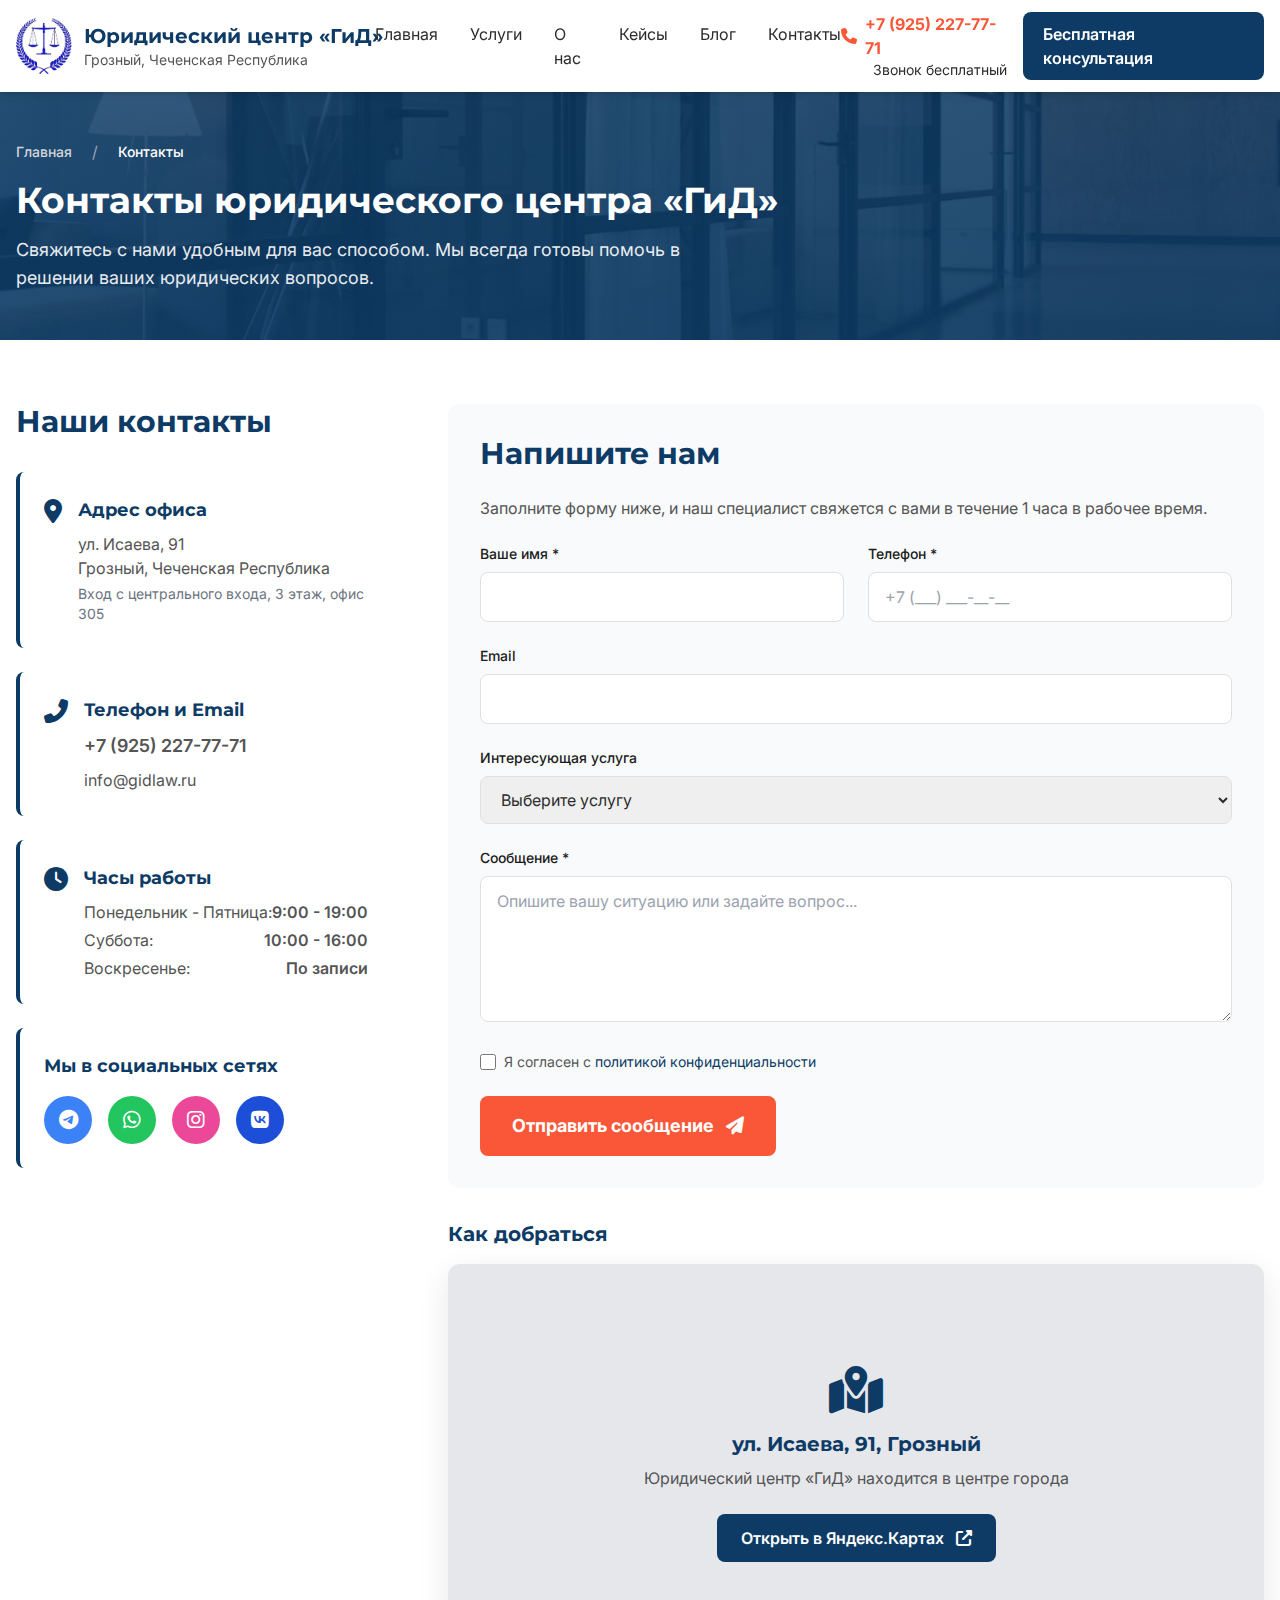
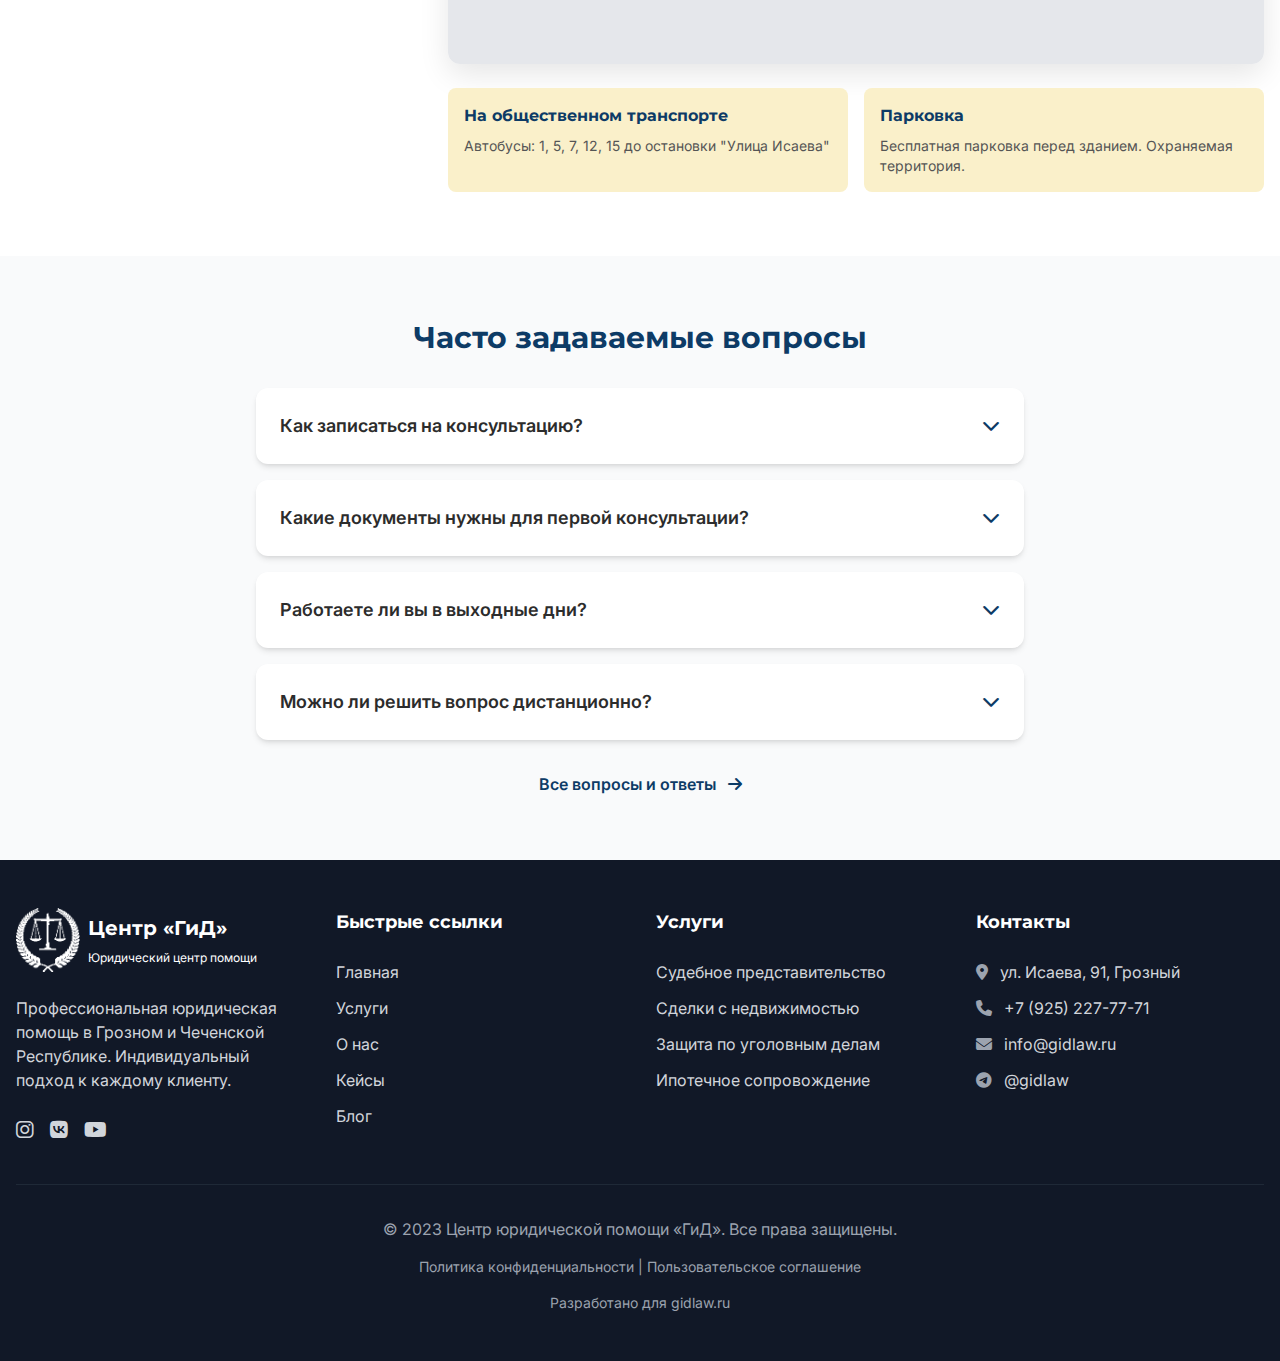
<file: contact/index.html>
<!DOCTYPE html>
<html lang="ru">
<head>
    <meta charset="UTF-8">
    <meta name="viewport" content="width=device-width, initial-scale=1.0">
    <title>Контакты юристов в Грозном | Центр «ГиД»</title>
    <meta name="description" content="Контактная информация юридического центра «ГиД» в Грозном. Адрес офиса, телефоны, email, схема проезда. Запишитесь на консультацию онлайн или по телефону.">
    <!-- Tailwind CSS -->
    <script src="/assets/js/localtailwindcss.js"></script>
    <script>
        tailwind.config = {
            theme: {
                extend: {
                    colors: {
                        primary: '#0D3B66',
                        secondary: '#FAF0CA',
                        accent: '#F95738',
                        text: {
                            primary: '#1B1B1B',
                            secondary: '#555555'
                        }
                    },
                    fontFamily: {
                        'heading': ['Montserrat', 'sans-serif'],
                        'body': ['Inter', 'Roboto', 'sans-serif']
                    }
                }
            }
        }
    </script>
    <link rel="stylesheet" href="/assets/css/main.css">
    <style>
        body {
            font-family: 'Inter', sans-serif;
            color: #333333;
            background-color: #FAF9F6;
            line-height: 1.6;
        }
        
        h1, h2, h3, h4, h5, h6 {
            font-family: 'Montserrat', sans-serif;
            font-weight: 700;
        }
        
        .breadcrumb-bg {
            background: linear-gradient(rgba(13, 59, 102, 0.85), rgba(13, 59, 102, 0.9)), url('/assets/images/breadcrumb-bg.jpg');
            background-size: cover;
            background-position: center;
        }
        
        .contact-card {
            transition: all 0.3s ease;
            border-left: 4px solid #0D3B66;
            background-color: #FFFFFF;
        }
        
        .contact-card:hover {
            transform: translateY(-5px);
            box-shadow: 0 15px 30px rgba(0, 0, 0, 0.1);
            border-left-color: #F95738;
        }
        
        .btn-primary {
            background-color: #0D3B66;
            color: white;
            transition: all 0.3s ease;
        }
        
        .btn-primary:hover {
            background-color: #0a2e4d;
            transform: translateY(-2px);
            box-shadow: 0 6px 12px rgba(0, 0, 0, 0.15);
        }
        
        .btn-accent {
            background-color: #F95738;
            color: white;
            transition: all 0.3s ease;
        }
        
        .btn-accent:hover {
            background-color: #e04d31;
            transform: translateY(-2px);
            box-shadow: 0 6px 12px rgba(249, 87, 56, 0.25);
        }
        
        .form-input {
            border: 1px solid #e0e0e0;
            transition: all 0.3s ease;
        }
        
        .form-input:focus {
            border-color: #0D3B66;
            box-shadow: 0 0 0 3px rgba(13, 59, 102, 0.1);
            outline: none;
        }
        
        .map-container {
            border-radius: 12px;
            overflow: hidden;
            box-shadow: 0 10px 30px rgba(0, 0, 0, 0.1);
        }
        
        .text-soft-black {
            color: #2c2c2c;
        }
        
        .sticky-nav {
            position: sticky;
            top: 0;
            z-index: 100;
            backdrop-filter: blur(10px);
            background-color: rgba(255, 255, 255, 0.95);
        }
        
        .social-icon {
            width: 48px;
            height: 48px;
            display: flex;
            align-items: center;
            justify-content: center;
            border-radius: 50%;
            transition: all 0.3s ease;
        }
        
        .social-icon:hover {
            transform: translateY(-3px);
        }
    </style>

    <!-- Fonts -->
    <link rel="preconnect" href="https://fonts.googleapis.com">
    <link rel="preconnect" href="https://fonts.gstatic.com" crossorigin>
    <link href="https://fonts.googleapis.com/css2?family=Montserrat:wght@400;500;600;700;800&family=Inter:wght@300;400;500;600;700&display=swap" rel="stylesheet">
    <!-- Font Awesome Icons -->
    <link rel="stylesheet" href="https://cdnjs.cloudflare.com/ajax/libs/font-awesome/6.4.0/css/all.min.css">
</head>
<body class="text-soft-black">
    <!-- Header -->
    <header id="header" class="sticky-nav shadow-md"></header>

    <!-- Breadcrumb + Page Title Section -->
    <section class="breadcrumb-bg text-white py-8 md:py-12">
        <div class="container mx-auto px-4">
            <!-- Breadcrumb -->
            <nav class="flex mb-4" aria-label="Breadcrumb">
                <ol class="inline-flex items-center space-x-1 md:space-x-3">
                    <li class="inline-flex items-center">
                        <a href="/" class="text-sm font-medium text-gray-300 hover:text-white transition">
                            Главная
                        </a>
                    </li>
                    <li>
                        <span class="mx-2 text-gray-400">/</span>
                    </li>
                    <li class="inline-flex items-center">
                        <span class="text-sm font-medium text-white">Контакты</span>
                    </li>
                </ol>
            </nav>

            <!-- Page Title -->
            <h1 class="text-2xl md:text-4xl font-bold">
                Контакты юридического центра «ГиД»
            </h1>
            <p class="mt-4 text-lg opacity-90 max-w-2xl">
                Свяжитесь с нами удобным для вас способом. Мы всегда готовы помочь в решении ваших юридических вопросов.
            </p>
        </div>
    </section>

    <!-- Contact Information -->
    <section class="py-16 bg-white">
        <div class="container mx-auto px-4">
            <div class="grid lg:grid-cols-3 gap-12">
                <!-- Contact Details -->
                <div class="lg:col-span-1">
                    <h2 class="text-2xl md:text-3xl font-bold text-primary mb-8">Наши контакты</h2>
                    
                    <!-- Address -->
                    <div class="contact-card p-6 rounded-lg mb-6">
                        <div class="flex items-start">
                            <div class="text-primary text-2xl mr-4">
                                <i class="fas fa-map-marker-alt"></i>
                            </div>
                            <div>
                                <h3 class="font-bold text-primary text-lg mb-2">Адрес офиса</h3>
                                <p class="text-text-secondary">
                                    ул. Исаева, 91<br>
                                    Грозный, Чеченская Республика<br>
                                    <span class="text-sm text-gray-500 mt-1 block">Вход с центрального входа, 3 этаж, офис 305</span>
                                </p>
                            </div>
                        </div>
                    </div>
                    
                    <!-- Phone & Email -->
                    <div class="contact-card p-6 rounded-lg mb-6">
                        <div class="flex items-start">
                            <div class="text-primary text-2xl mr-4">
                                <i class="fas fa-phone-alt"></i>
                            </div>
                            <div>
                                <h3 class="font-bold text-primary text-lg mb-2">Телефон и Email</h3>
                                <p class="text-text-secondary mb-2">
                                    <a href="tel:+79252277771" class="hover:text-accent transition font-semibold text-lg">+7 (925) 227-77-71</a>
                                </p>
                                <p class="text-text-secondary">
                                    <a href="mailto:info@gidlaw.ru" class="hover:text-accent transition">info@gidlaw.ru</a>
                                </p>
                            </div>
                        </div>
                    </div>
                    
                    <!-- Hours -->
                    <div class="contact-card p-6 rounded-lg mb-6">
                        <div class="flex items-start">
                            <div class="text-primary text-2xl mr-4">
                                <i class="fas fa-clock"></i>
                            </div>
                            <div>
                                <h3 class="font-bold text-primary text-lg mb-2">Часы работы</h3>
                                <div class="text-text-secondary">
                                    <div class="flex justify-between mb-1">
                                        <span>Понедельник - Пятница:</span>
                                        <span class="font-semibold">9:00 - 19:00</span>
                                    </div>
                                    <div class="flex justify-between mb-1">
                                        <span>Суббота:</span>
                                        <span class="font-semibold">10:00 - 16:00</span>
                                    </div>
                                    <div class="flex justify-between">
                                        <span>Воскресенье:</span>
                                        <span class="font-semibold">По записи</span>
                                    </div>
                                </div>
                            </div>
                        </div>
                    </div>
                    
                    <!-- Social Media -->
                    <div class="contact-card p-6 rounded-lg">
                        <h3 class="font-bold text-primary text-lg mb-4">Мы в социальных сетях</h3>
                        <div class="flex space-x-4">
                            <a href="https://t.me/gidlaw" target="_blank" class="social-icon bg-blue-500 text-white hover:bg-blue-600">
                                <i class="fab fa-telegram text-xl"></i>
                            </a>
                            <a href="https://wa.me/79252277771" target="_blank" class="social-icon bg-green-500 text-white hover:bg-green-600">
                                <i class="fab fa-whatsapp text-xl"></i>
                            </a>
                            <a href="https://instagram.com/gid_law.center" target="_blank" class="social-icon bg-pink-500 text-white hover:bg-pink-600">
                                <i class="fab fa-instagram text-xl"></i>
                            </a>
                            <a href="#" target="_blank" class="social-icon bg-blue-700 text-white hover:bg-blue-800">
                                <i class="fab fa-vk text-xl"></i>
                            </a>
                        </div>
                    </div>
                </div>
                
                <!-- Contact Form & Map -->
                <div class="lg:col-span-2">
                    <!-- Contact Form -->
                    <div class="bg-gray-50 rounded-xl p-6 md:p-8 mb-8">
                        <h2 class="text-2xl md:text-3xl font-bold text-primary mb-6">Напишите нам</h2>
                        <p class="text-text-secondary mb-6">Заполните форму ниже, и наш специалист свяжется с вами в течение 1 часа в рабочее время.</p>
                        
                        <form id="contactForm" class="space-y-6">
                            <div class="grid md:grid-cols-2 gap-6">
                                <div>
                                    <label for="name" class="block text-sm font-medium text-text-primary mb-2">Ваше имя *</label>
                                    <input type="text" id="name" name="name" required 
                                           class="w-full px-4 py-3 form-input rounded-lg focus:outline-none focus:ring-2 focus:ring-primary">
                                </div>
                                <div>
                                    <label for="phone" class="block text-sm font-medium text-text-primary mb-2">Телефон *</label>
                                    <input type="tel" id="phone" name="phone" required 
                                           class="w-full px-4 py-3 form-input rounded-lg focus:outline-none focus:ring-2 focus:ring-primary"
                                           placeholder="+7 (___) ___-__-__">
                                </div>
                            </div>
                            
                            <div>
                                <label for="email" class="block text-sm font-medium text-text-primary mb-2">Email</label>
                                <input type="email" id="email" name="email" 
                                       class="w-full px-4 py-3 form-input rounded-lg focus:outline-none focus:ring-2 focus:ring-primary">
                            </div>
                            
                            <div>
                                <label for="service" class="block text-sm font-medium text-text-primary mb-2">Интересующая услуга</label>
                                <select id="service" name="service" 
                                        class="w-full px-4 py-3 form-input rounded-lg focus:outline-none focus:ring-2 focus:ring-primary">
                                    <option value="">Выберите услугу</option>
                                    <option value="sudebnoe-predstavitelstvo">Судебное представительство</option>
                                    <option value="sdelki-s-nedvizhimostyu">Сделки с недвижимостью</option>
                                    <option value="podgotovka-dokumentov">Подготовка документов</option>
                                    <option value="ugolovnaya-zashchita">Защита по уголовным делам</option>
                                    <option value="ipotechnoe-soprovozhdenie">Ипотечное сопровождение</option>
                                    <option value="privatizatsiya-imushchestva">Приватизация имущества</option>
                                    <option value="konsultaciya">Консультация</option>
                                    <option value="drugoe">Другое</option>
                                </select>
                            </div>
                            
                            <div>
                                <label for="message" class="block text-sm font-medium text-text-primary mb-2">Сообщение *</label>
                                <textarea id="message" name="message" rows="5" required 
                                          class="w-full px-4 py-3 form-input rounded-lg focus:outline-none focus:ring-2 focus:ring-primary"
                                          placeholder="Опишите вашу ситуацию или задайте вопрос..."></textarea>
                            </div>
                            
                            <div class="flex items-center">
                                <input type="checkbox" id="privacy" name="privacy" required 
                                       class="h-4 w-4 text-primary border-gray-300 rounded">
                                <label for="privacy" class="ml-2 text-sm text-text-secondary">
                                    Я согласен с <a href="/privacy" class="text-primary hover:underline">политикой конфиденциальности</a>
                                </label>
                            </div>
                            
                            <button type="submit" class="btn-accent px-8 py-4 rounded-lg font-bold text-lg w-full md:w-auto">
                                Отправить сообщение <i class="ml-2 fas fa-paper-plane"></i>
                            </button>
                        </form>
                        
                        <div id="formSuccess" class="hidden mt-6 p-4 bg-green-50 text-green-700 rounded-lg">
                            <div class="flex items-center">
                                <i class="fas fa-check-circle text-xl mr-3"></i>
                                <div>
                                    <p class="font-semibold">Сообщение успешно отправлено!</p>
                                    <p class="text-sm mt-1">Мы свяжемся с вами в ближайшее время.</p>
                                </div>
                            </div>
                        </div>
                        
                        <div id="formError" class="hidden mt-6 p-4 bg-red-50 text-red-700 rounded-lg">
                            <div class="flex items-center">
                                <i class="fas fa-exclamation-circle text-xl mr-3"></i>
                                <div>
                                    <p class="font-semibold">Ошибка при отправке</p>
                                    <p class="text-sm mt-1">Пожалуйста, попробуйте еще раз или позвоните нам по телефону.</p>
                                </div>
                            </div>
                        </div>
                    </div>
                    
                    <!-- Map -->
                    <div>
                        <h3 class="text-xl font-bold text-primary mb-4">Как добраться</h3>
                        <div class="map-container">
                            <!-- Яндекс Карта -->
                            <div id="map" style="height: 400px; width: 100%;" class="rounded-lg">
                                <div class="w-full h-full bg-gray-200 flex items-center justify-center rounded-lg">
                                    <div class="text-center p-8">
                                        <i class="fas fa-map-marked-alt text-primary text-5xl mb-4"></i>
                                        <h4 class="text-xl font-bold text-primary mb-2">ул. Исаева, 91, Грозный</h4>
                                        <p class="text-text-secondary">Юридический центр «ГиД» находится в центре города</p>
                                        <div class="mt-6">
                                            <a href="https://yandex.ru/maps/?text=ул.+Исаева,+91,+Грозный" target="_blank" 
                                               class="btn-primary px-6 py-3 rounded-lg font-semibold inline-block">
                                                Открыть в Яндекс.Картах <i class="ml-2 fas fa-external-link-alt"></i>
                                            </a>
                                        </div>
                                    </div>
                                </div>
                            </div>
                        </div>
                        
                        <div class="mt-6 grid grid-cols-1 md:grid-cols-2 gap-4">
                            <div class="bg-secondary p-4 rounded-lg">
                                <h4 class="font-bold text-primary mb-2">На общественном транспорте</h4>
                                <p class="text-sm text-text-secondary">Автобусы: 1, 5, 7, 12, 15 до остановки "Улица Исаева"</p>
                            </div>
                            <div class="bg-secondary p-4 rounded-lg">
                                <h4 class="font-bold text-primary mb-2">Парковка</h4>
                                <p class="text-sm text-text-secondary">Бесплатная парковка перед зданием. Охраняемая территория.</p>
                            </div>
                        </div>
                    </div>
                </div>
            </div>
        </div>
    </section>

    <!-- FAQ Section -->
    <section class="py-16 bg-gray-50">
        <div class="container mx-auto px-4">
            <h2 class="text-2xl md:text-3xl font-bold text-primary mb-8 text-center">Часто задаваемые вопросы</h2>
            
            <div class="max-w-3xl mx-auto">
                <div class="bg-white rounded-xl shadow-md overflow-hidden mb-4">
                    <button class="faq-question w-full text-left p-6 font-semibold text-lg flex justify-between items-center hover:bg-gray-50 transition">
                        <span>Как записаться на консультацию?</span>
                        <i class="fas fa-chevron-down text-primary"></i>
                    </button>
                    <div class="faq-answer hidden p-6 pt-0 border-t">
                        <p class="text-text-secondary">Вы можете записаться на консультацию тремя способами: 1) Позвонить по телефону +7 (925) 227-77-71; 2) Заполнить форму на нашем сайте; 3) Написать в Telegram @gidlaw. Первичная консультация длится 30-60 минут.</p>
                    </div>
                </div>
                
                <div class="bg-white rounded-xl shadow-md overflow-hidden mb-4">
                    <button class="faq-question w-full text-left p-6 font-semibold text-lg flex justify-between items-center hover:bg-gray-50 transition">
                        <span>Какие документы нужны для первой консультации?</span>
                        <i class="fas fa-chevron-down text-primary"></i>
                    </button>
                    <div class="faq-answer hidden p-6 pt-0 border-t">
                        <p class="text-text-secondary">Желательно иметь при себе любые документы, относящиеся к вашему вопросу: договоры, судебные решения, переписку, паспорт. Если документов нет, это не препятствие для консультации — мы поможем разобраться в ситуации.</p>
                    </div>
                </div>
                
                <div class="bg-white rounded-xl shadow-md overflow-hidden mb-4">
                    <button class="faq-question w-full text-left p-6 font-semibold text-lg flex justify-between items-center hover:bg-gray-50 transition">
                        <span>Работаете ли вы в выходные дни?</span>
                        <i class="fas fa-chevron-down text-primary"></i>
                    </button>
                    <div class="faq-answer hidden p-6 pt-0 border-t">
                        <p class="text-text-secondary">Да, по субботам мы работаем с 10:00 до 16:00. В воскресенье прием ведется по предварительной записи. Также мы предоставляем экстренную юридическую помощь в любое время при необходимости.</p>
                    </div>
                </div>
                
                <div class="bg-white rounded-xl shadow-md overflow-hidden">
                    <button class="faq-question w-full text-left p-6 font-semibold text-lg flex justify-between items-center hover:bg-gray-50 transition">
                        <span>Можно ли решить вопрос дистанционно?</span>
                        <i class="fas fa-chevron-down text-primary"></i>
                    </button>
                    <div class="faq-answer hidden p-6 pt-0 border-t">
                        <p class="text-text-secondary">Да, мы предоставляем дистанционные консультации через Zoom, Skype, Telegram или по телефону. Для некоторых услуг (подготовка документов, консультации) это возможно полностью, для других (судебное представительство) потребуется личное присутствие на заседаниях.</p>
                    </div>
                </div>
                
                <div class="text-center mt-8">
                    <a href="/faq" class="text-primary font-semibold hover:text-accent transition">
                        Все вопросы и ответы <i class="ml-2 fas fa-arrow-right"></i>
                    </a>
                </div>
            </div>
        </div>
    </section>

    <!-- Footer -->
    <footer id="footer" class="bg-gray-900 text-white py-12"></footer>

    <script src="/assets/js/main.js"></script>
    
    <!-- JavaScript -->
    <script>
        // Load header and footer dynamically
        document.addEventListener('DOMContentLoaded', function() {
            
            // Initialize phone input mask
            const phoneInput = document.getElementById('phone');
            if (phoneInput) {
                phoneInput.addEventListener('input', function(e) {
                    let x = e.target.value.replace(/\D/g, '').match(/(\d{0,1})(\d{0,3})(\d{0,3})(\d{0,2})(\d{0,2})/);
                    e.target.value = !x[2] ? '+7' + x[1] : '+7 (' + x[2] + ') ' + x[3] + (x[4] ? '-' + x[4] : '') + (x[5] ? '-' + x[5] : '');
                });
            }
            
            // Contact form submission
            const contactForm = document.getElementById('contactForm');
            if (contactForm) {
                contactForm.addEventListener('submit', function(e) {
                    e.preventDefault();
                    
                    // Show loading state
                    const submitBtn = contactForm.querySelector('button[type="submit"]');
                    const originalText = submitBtn.innerHTML;
                    submitBtn.innerHTML = '<i class="fas fa-spinner fa-spin mr-2"></i> Отправка...';
                    submitBtn.disabled = true;
                    
                    // Simulate form submission (in real project, this would be AJAX)
                    setTimeout(() => {
                        // Show success message
                        document.getElementById('formSuccess').classList.remove('hidden');
                        document.getElementById('formError').classList.add('hidden');
                        
                        // Reset form
                        contactForm.reset();
                        
                        // Reset button
                        submitBtn.innerHTML = originalText;
                        submitBtn.disabled = false;
                        
                        // Hide success message after 5 seconds
                        setTimeout(() => {
                            document.getElementById('formSuccess').classList.add('hidden');
                        }, 5000);
                    }, 1500);
                });
            }
            
            // FAQ accordion
            const faqQuestions = document.querySelectorAll('.faq-question');
            faqQuestions.forEach(question => {
                question.addEventListener('click', function() {
                    const answer = this.nextElementSibling;
                    const icon = this.querySelector('i');
                    
                    // Toggle current answer
                    answer.classList.toggle('hidden');
                    
                    // Rotate icon
                    icon.classList.toggle('fa-chevron-down');
                    icon.classList.toggle('fa-chevron-up');
                    
                    // Close other answers
                    faqQuestions.forEach(otherQuestion => {
                        if (otherQuestion !== this) {
                            const otherAnswer = otherQuestion.nextElementSibling;
                            const otherIcon = otherQuestion.querySelector('i');
                            
                            otherAnswer.classList.add('hidden');
                            otherIcon.classList.remove('fa-chevron-up');
                            otherIcon.classList.add('fa-chevron-down');
                        }
                    });
                });
            });
            
            // Contact card hover effect
            const contactCards = document.querySelectorAll('.contact-card');
            contactCards.forEach(card => {
                card.addEventListener('mouseenter', function() {
                    this.style.transform = 'translateY(-5px)';
                });
                
                card.addEventListener('mouseleave', function() {
                    this.style.transform = 'translateY(0)';
                });
            });
        });
    </script>


</body>
</html>
</file>
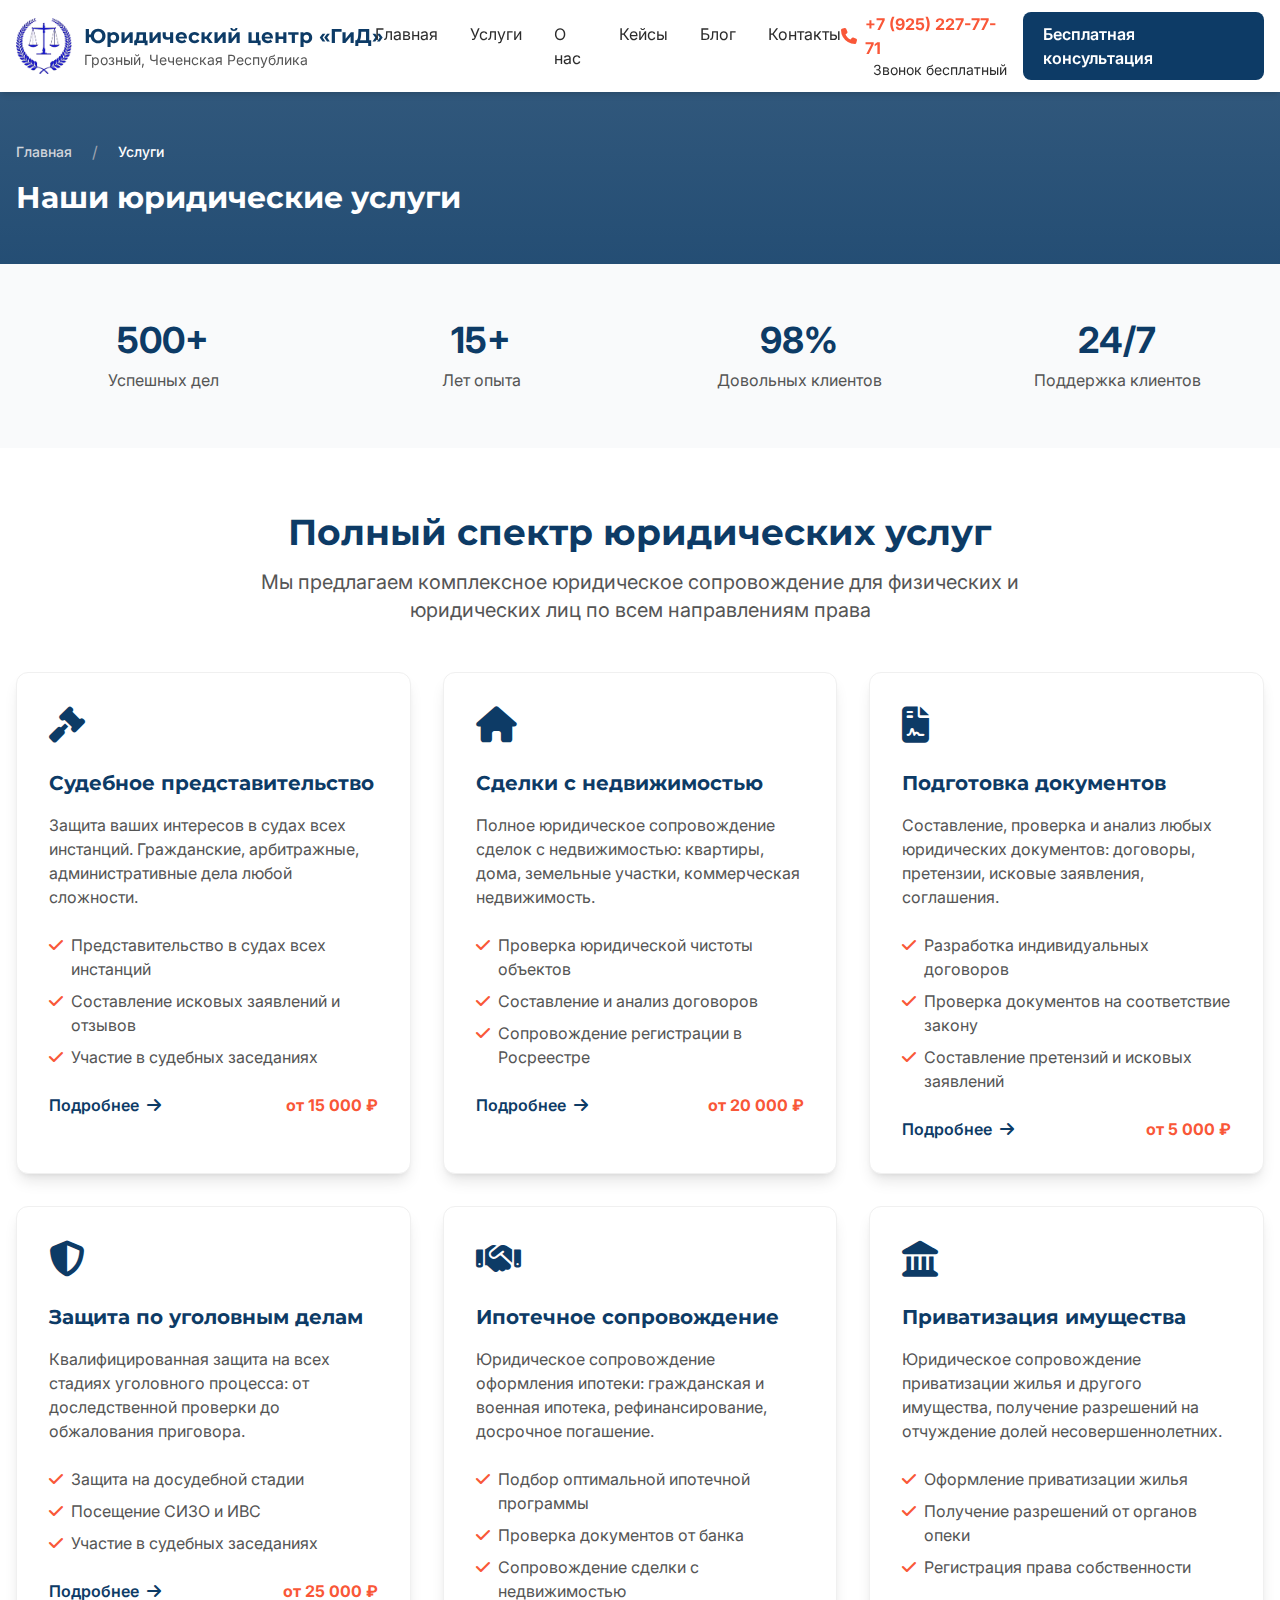
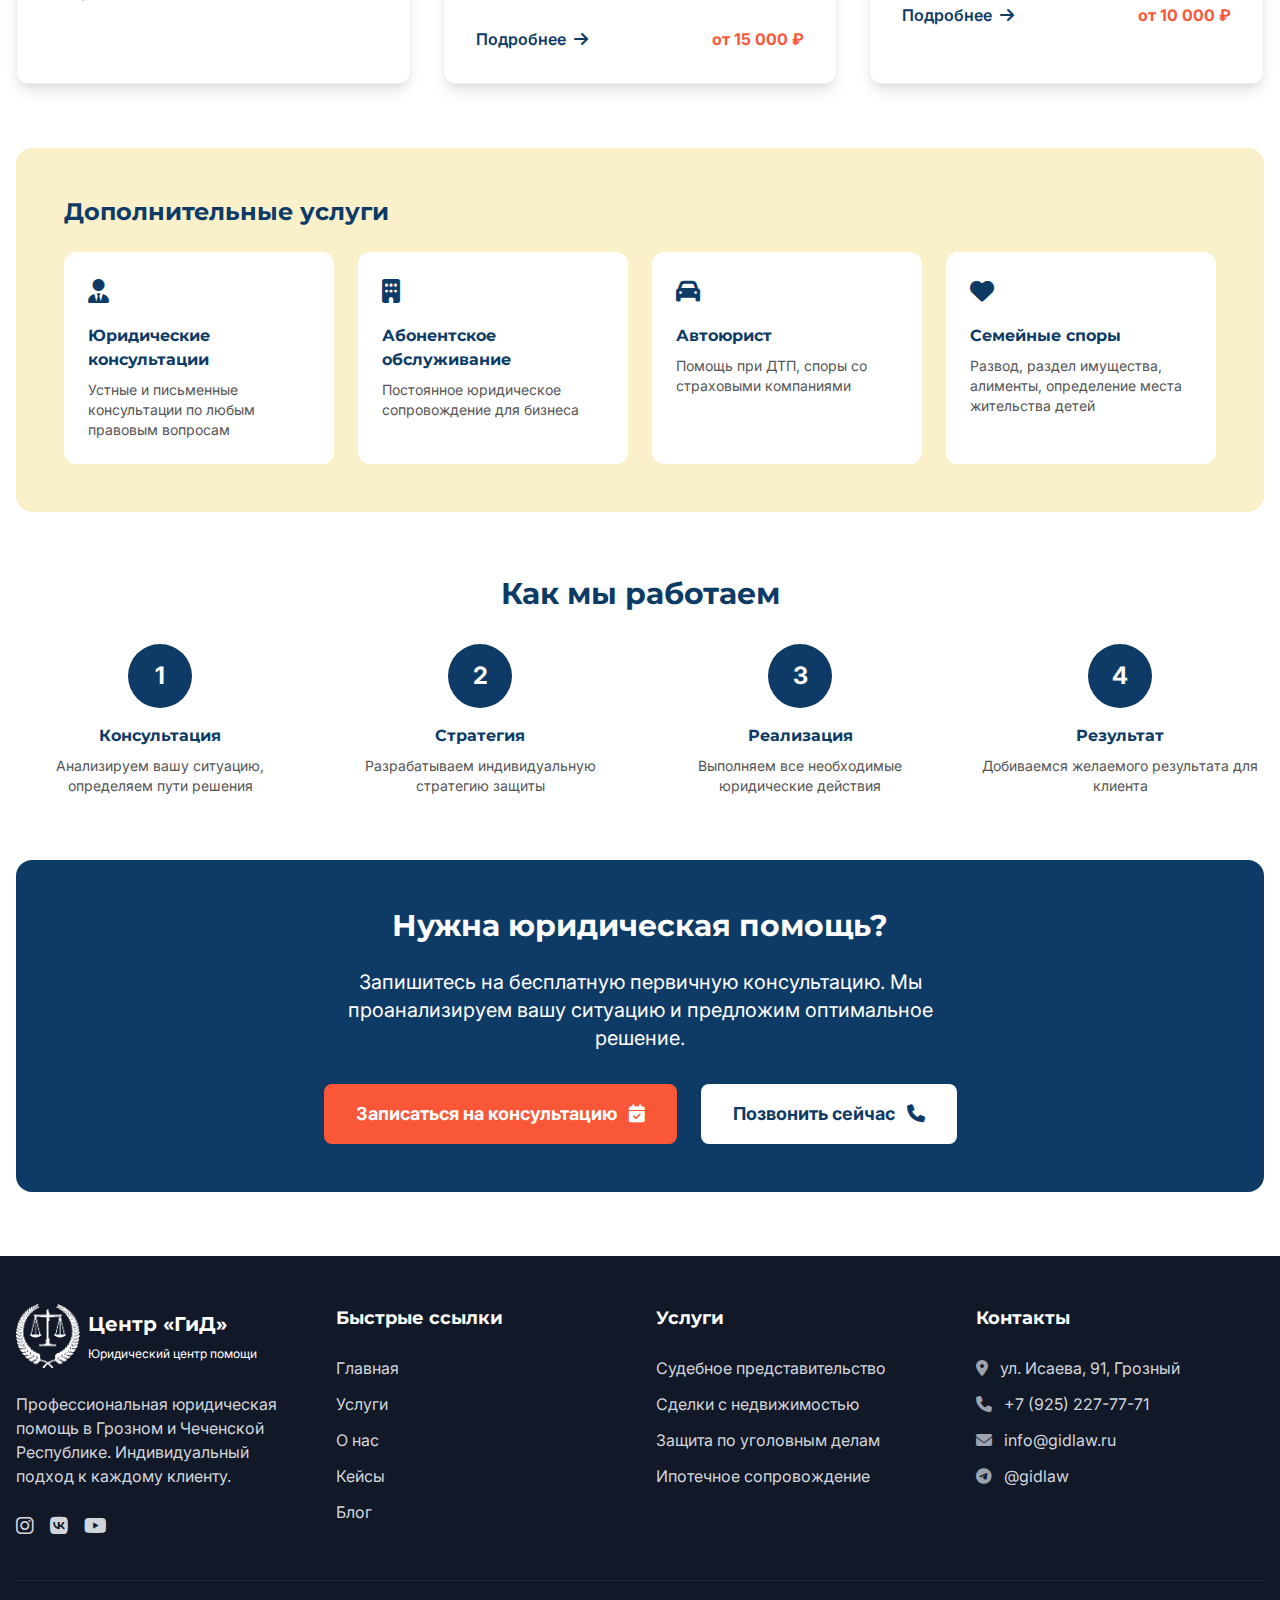
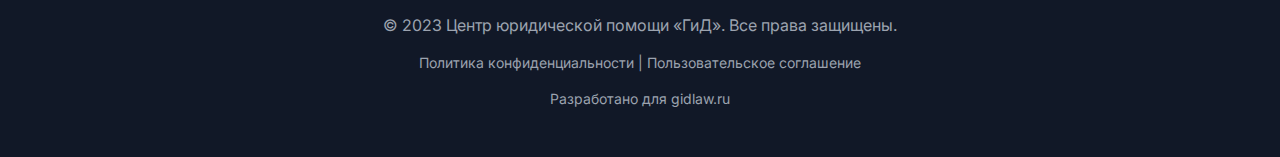
<file: services/index.html>
<!DOCTYPE html>
<html lang="ru">
<head>
    <meta charset="UTF-8">
    <meta name="viewport" content="width=device-width, initial-scale=1.0">
    <title>Юридические услуги в Грозном | Центр «ГиД»</title>
    <meta name="description" content="Полный спектр юридических услуг в Грозном: судебное представительство, сопровождение сделок с недвижимостью, защита по уголовным делам, подготовка документов, ипотечное сопровождение.">
    <!-- Tailwind CSS -->
    <script src="/assets/js/localtailwindcss.js"></script>
    <script>
        tailwind.config = {
            theme: {
                extend: {
                    colors: {
                        primary: '#0D3B66',
                        secondary: '#FAF0CA',
                        accent: '#F95738',
                        text: {
                            primary: '#1B1B1B',
                            secondary: '#555555'
                        }
                    },
                    fontFamily: {
                        'heading': ['Montserrat', 'sans-serif'],
                        'body': ['Inter', 'Roboto', 'sans-serif']
                    }
                }
            }
        }
    </script>
    <style>
        body {
            font-family: 'Inter', sans-serif;
            color: #333333;
            background-color: #FAF9F6;
            line-height: 1.6;
        }
        
        h1, h2, h3, h4, h5, h6 {
            font-family: 'Montserrat', sans-serif;
            font-weight: 700;
        }
        
        .hero-bg {
            background: linear-gradient(rgba(13, 59, 102, 0.85), rgba(13, 59, 102, 0.9)), url('https://images.unsplash.com/photo-1589391886085-8b6b0ac72a1a?ixlib=rb-4.0.3&auto=format&fit=crop&w=1920&q=80');
            background-size: cover;
            background-position: center;
        }
        
        .service-card {
            transition: all 0.3s ease;
            border: 1px solid #f0f0f0;
            background-color: #FFFFFF;
        }
        
        .service-card:hover {
            transform: translateY(-8px);
            box-shadow: 0 20px 40px rgba(0, 0, 0, 0.1);
            border-color: #0D3B66;
        }
        
        .btn-primary {
            background-color: #0D3B66;
            color: white;
            transition: all 0.3s ease;
        }
        
        .btn-primary:hover {
            background-color: #0a2e4d;
            transform: translateY(-2px);
            box-shadow: 0 6px 12px rgba(0, 0, 0, 0.15);
        }
        
        .btn-accent {
            background-color: #F95738;
            color: white;
            transition: all 0.3s ease;
        }
        
        .btn-accent:hover {
            background-color: #e04d31;
            transform: translateY(-2px);
            box-shadow: 0 6px 12px rgba(249, 87, 56, 0.25);
        }
        
        .process-step {
            position: relative;
            padding-left: 3rem;
        }
        
        .process-step::before {
            content: counter(step);
            counter-increment: step;
            position: absolute;
            left: 0;
            top: 0;
            width: 2.5rem;
            height: 2.5rem;
            background-color: #0D3B66;
            color: white;
            border-radius: 50%;
            display: flex;
            align-items: center;
            justify-content: center;
            font-weight: bold;
            font-family: 'Montserrat', sans-serif;
        }
        
        .text-soft-black {
            color: #2c2c2c;
        }
        
        .sticky-nav {
            position: sticky;
            top: 0;
            z-index: 100;
            backdrop-filter: blur(10px);
            background-color: rgba(255, 255, 255, 0.95);
        }
    </style>

    <!-- Fonts -->
    <link rel="preconnect" href="https://fonts.googleapis.com">
    <link rel="preconnect" href="https://fonts.gstatic.com" crossorigin>
    <link href="https://fonts.googleapis.com/css2?family=Montserrat:wght@400;500;600;700;800&family=Inter:wght@300;400;500;600;700&display=swap" rel="stylesheet">
    <!-- Font Awesome Icons -->
    <link rel="stylesheet" href="https://cdnjs.cloudflare.com/ajax/libs/font-awesome/6.4.0/css/all.min.css">
</head>
<body class="text-soft-black">
    <!-- Header -->
    <header id="header" class="sticky-nav shadow-md"></header>

    <!-- Breadcrumb + Page Title Section -->
    <section class="hero-bg text-white py-8 md:py-12">
        <div class="container mx-auto px-4">
            <!-- Breadcrumb -->
            <nav class="flex mb-4" aria-label="Breadcrumb">
                <ol class="inline-flex items-center space-x-1 md:space-x-3">
                    <li class="inline-flex items-center">
                        <a href="/" class="text-sm font-medium text-gray-300 hover:text-white transition">
                            Главная
                        </a>
                    </li>
                    <li>
                        <span class="mx-2 text-gray-400">/</span>
                    </li>
                    <li class="inline-flex items-center">
                        <span class="text-sm font-medium text-white">Услуги</span>
                    </li>
                </ol>
            </nav>

            <!-- Page Title -->
            <h1 class="text-xl md:text-3xl font-bold">
                Наши юридические услуги
            </h1>
        </div>
    </section>

    <!-- Trust Signals -->
    <section class="py-10 bg-gray-50">
        <div class="container mx-auto px-4">
            <div class="grid grid-cols-2 md:grid-cols-4 gap-6">
                <div class="text-center p-4">
                    <div class="text-4xl text-primary font-bold mb-2">500+</div>
                    <div class="text-text-secondary">Успешных дел</div>
                </div>
                <div class="text-center p-4">
                    <div class="text-4xl text-primary font-bold mb-2">15+</div>
                    <div class="text-text-secondary">Лет опыта</div>
                </div>
                <div class="text-center p-4">
                    <div class="text-4xl text-primary font-bold mb-2">98%</div>
                    <div class="text-text-secondary">Довольных клиентов</div>
                </div>
                <div class="text-center p-4">
                    <div class="text-4xl text-primary font-bold mb-2">24/7</div>
                    <div class="text-text-secondary">Поддержка клиентов</div>
                </div>
            </div>
        </div>
    </section>

    <!-- All Services -->
    <section class="py-16 bg-white">
        <div class="container mx-auto px-4">
            <div class="text-center mb-12">
                <h2 class="text-3xl md:text-4xl font-bold text-primary mb-4">Полный спектр юридических услуг</h2>
                <p class="text-xl text-text-secondary max-w-3xl mx-auto">Мы предлагаем комплексное юридическое сопровождение для физических и юридических лиц по всем направлениям права</p>
            </div>
            
            <!-- Main Services Grid -->
            <div class="grid md:grid-cols-2 lg:grid-cols-3 gap-8 mb-16">
                <!-- Service 1: Судебное представительство -->
                <div class="service-card rounded-xl shadow-lg p-8">
                    <div class="text-primary text-4xl mb-6">
                        <i class="fas fa-gavel"></i>
                    </div>
                    <h3 class="text-xl font-bold text-primary mb-4">Судебное представительство</h3>
                    <p class="text-text-secondary mb-6">Защита ваших интересов в судах всех инстанций. Гражданские, арбитражные, административные дела любой сложности.</p>
                    <ul class="mb-6 space-y-2 text-text-secondary">
                        <li class="flex items-start">
                            <i class="fas fa-check text-accent mr-2 mt-1"></i>
                            <span>Представительство в судах всех инстанций</span>
                        </li>
                        <li class="flex items-start">
                            <i class="fas fa-check text-accent mr-2 mt-1"></i>
                            <span>Составление исковых заявлений и отзывов</span>
                        </li>
                        <li class="flex items-start">
                            <i class="fas fa-check text-accent mr-2 mt-1"></i>
                            <span>Участие в судебных заседаниях</span>
                        </li>
                    </ul>
                    <div class="flex justify-between items-center">
                        <a href="/services/sudebnoe-predstavitelstvo" class="text-primary font-semibold hover:text-accent transition">
                            Подробнее <i class="ml-1 fas fa-arrow-right"></i>
                        </a>
                        <span class="text-accent font-bold">от 15 000 ₽</span>
                    </div>
                </div>
                
                <!-- Service 2: Сделки с недвижимостью -->
                <div class="service-card rounded-xl shadow-lg p-8">
                    <div class="text-primary text-4xl mb-6">
                        <i class="fas fa-home"></i>
                    </div>
                    <h3 class="text-xl font-bold text-primary mb-4">Сделки с недвижимостью</h3>
                    <p class="text-text-secondary mb-6">Полное юридическое сопровождение сделок с недвижимостью: квартиры, дома, земельные участки, коммерческая недвижимость.</p>
                    <ul class="mb-6 space-y-2 text-text-secondary">
                        <li class="flex items-start">
                            <i class="fas fa-check text-accent mr-2 mt-1"></i>
                            <span>Проверка юридической чистоты объектов</span>
                        </li>
                        <li class="flex items-start">
                            <i class="fas fa-check text-accent mr-2 mt-1"></i>
                            <span>Составление и анализ договоров</span>
                        </li>
                        <li class="flex items-start">
                            <i class="fas fa-check text-accent mr-2 mt-1"></i>
                            <span>Сопровождение регистрации в Росреестре</span>
                        </li>
                    </ul>
                    <div class="flex justify-between items-center">
                        <a href="/services/sdelki-s-nedvizhimostyu" class="text-primary font-semibold hover:text-accent transition">
                            Подробнее <i class="ml-1 fas fa-arrow-right"></i>
                        </a>
                        <span class="text-accent font-bold">от 20 000 ₽</span>
                    </div>
                </div>
                
                <!-- Service 3: Подготовка документов -->
                <div class="service-card rounded-xl shadow-lg p-8">
                    <div class="text-primary text-4xl mb-6">
                        <i class="fas fa-file-contract"></i>
                    </div>
                    <h3 class="text-xl font-bold text-primary mb-4">Подготовка документов</h3>
                    <p class="text-text-secondary mb-6">Составление, проверка и анализ любых юридических документов: договоры, претензии, исковые заявления, соглашения.</p>
                    <ul class="mb-6 space-y-2 text-text-secondary">
                        <li class="flex items-start">
                            <i class="fas fa-check text-accent mr-2 mt-1"></i>
                            <span>Разработка индивидуальных договоров</span>
                        </li>
                        <li class="flex items-start">
                            <i class="fas fa-check text-accent mr-2 mt-1"></i>
                            <span>Проверка документов на соответствие закону</span>
                        </li>
                        <li class="flex items-start">
                            <i class="fas fa-check text-accent mr-2 mt-1"></i>
                            <span>Составление претензий и исковых заявлений</span>
                        </li>
                    </ul>
                    <div class="flex justify-between items-center">
                        <a href="/services/podgotovka-dokumentov" class="text-primary font-semibold hover:text-accent transition">
                            Подробнее <i class="ml-1 fas fa-arrow-right"></i>
                        </a>
                        <span class="text-accent font-bold">от 5 000 ₽</span>
                    </div>
                </div>
                
                <!-- Service 4: Защита по уголовным делам -->
                <div class="service-card rounded-xl shadow-lg p-8">
                    <div class="text-primary text-4xl mb-6">
                        <i class="fas fa-shield-alt"></i>
                    </div>
                    <h3 class="text-xl font-bold text-primary mb-4">Защита по уголовным делам</h3>
                    <p class="text-text-secondary mb-6">Квалифицированная защита на всех стадиях уголовного процесса: от доследственной проверки до обжалования приговора.</p>
                    <ul class="mb-6 space-y-2 text-text-secondary">
                        <li class="flex items-start">
                            <i class="fas fa-check text-accent mr-2 mt-1"></i>
                            <span>Защита на досудебной стадии</span>
                        </li>
                        <li class="flex items-start">
                            <i class="fas fa-check text-accent mr-2 mt-1"></i>
                            <span>Посещение СИЗО и ИВС</span>
                        </li>
                        <li class="flex items-start">
                            <i class="fas fa-check text-accent mr-2 mt-1"></i>
                            <span>Участие в судебных заседаниях</span>
                        </li>
                    </ul>
                    <div class="flex justify-between items-center">
                        <a href="/services/ugolovnaya-zashchita" class="text-primary font-semibold hover:text-accent transition">
                            Подробнее <i class="ml-1 fas fa-arrow-right"></i>
                        </a>
                        <span class="text-accent font-bold">от 25 000 ₽</span>
                    </div>
                </div>
                
                <!-- Service 5: Ипотечное сопровождение -->
                <div class="service-card rounded-xl shadow-lg p-8">
                    <div class="text-primary text-4xl mb-6">
                        <i class="fas fa-handshake"></i>
                    </div>
                    <h3 class="text-xl font-bold text-primary mb-4">Ипотечное сопровождение</h3>
                    <p class="text-text-secondary mb-6">Юридическое сопровождение оформления ипотеки: гражданская и военная ипотека, рефинансирование, досрочное погашение.</p>
                    <ul class="mb-6 space-y-2 text-text-secondary">
                        <li class="flex items-start">
                            <i class="fas fa-check text-accent mr-2 mt-1"></i>
                            <span>Подбор оптимальной ипотечной программы</span>
                        </li>
                        <li class="flex items-start">
                            <i class="fas fa-check text-accent mr-2 mt-1"></i>
                            <span>Проверка документов от банка</span>
                        </li>
                        <li class="flex items-start">
                            <i class="fas fa-check text-accent mr-2 mt-1"></i>
                            <span>Сопровождение сделки с недвижимостью</span>
                        </li>
                    </ul>
                    <div class="flex justify-between items-center">
                        <a href="/services/ipotechnoe-soprovozhdenie" class="text-primary font-semibold hover:text-accent transition">
                            Подробнее <i class="ml-1 fas fa-arrow-right"></i>
                        </a>
                        <span class="text-accent font-bold">от 15 000 ₽</span>
                    </div>
                </div>
                
                <!-- Service 6: Приватизация имущества -->
                <div class="service-card rounded-xl shadow-lg p-8">
                    <div class="text-primary text-4xl mb-6">
                        <i class="fas fa-landmark"></i>
                    </div>
                    <h3 class="text-xl font-bold text-primary mb-4">Приватизация имущества</h3>
                    <p class="text-text-secondary mb-6">Юридическое сопровождение приватизации жилья и другого имущества, получение разрешений на отчуждение долей несовершеннолетних.</p>
                    <ul class="mb-6 space-y-2 text-text-secondary">
                        <li class="flex items-start">
                            <i class="fas fa-check text-accent mr-2 mt-1"></i>
                            <span>Оформление приватизации жилья</span>
                        </li>
                        <li class="flex items-start">
                            <i class="fas fa-check text-accent mr-2 mt-1"></i>
                            <span>Получение разрешений от органов опеки</span>
                        </li>
                        <li class="flex items-start">
                            <i class="fas fa-check text-accent mr-2 mt-1"></i>
                            <span>Регистрация права собственности</span>
                        </li>
                    </ul>
                    <div class="flex justify-between items-center">
                        <a href="/services/privatizatsiya-imushchestva" class="text-primary font-semibold hover:text-accent transition">
                            Подробнее <i class="ml-1 fas fa-arrow-right"></i>
                        </a>
                        <span class="text-accent font-bold">от 10 000 ₽</span>
                    </div>
                </div>
            </div>
            
            <!-- Additional Services -->
            <div class="bg-secondary rounded-2xl p-8 md:p-12 mb-16">
                <h3 class="text-2xl font-bold text-primary mb-6">Дополнительные услуги</h3>
                <div class="grid md:grid-cols-2 lg:grid-cols-4 gap-6">
                    <div class="bg-white p-6 rounded-xl">
                        <div class="text-primary text-2xl mb-4">
                            <i class="fas fa-user-tie"></i>
                        </div>
                        <h4 class="font-bold text-primary mb-2">Юридические консультации</h4>
                        <p class="text-text-secondary text-sm">Устные и письменные консультации по любым правовым вопросам</p>
                    </div>
                    
                    <div class="bg-white p-6 rounded-xl">
                        <div class="text-primary text-2xl mb-4">
                            <i class="fas fa-building"></i>
                        </div>
                        <h4 class="font-bold text-primary mb-2">Абонентское обслуживание</h4>
                        <p class="text-text-secondary text-sm">Постоянное юридическое сопровождение для бизнеса</p>
                    </div>
                    
                    <div class="bg-white p-6 rounded-xl">
                        <div class="text-primary text-2xl mb-4">
                            <i class="fas fa-car"></i>
                        </div>
                        <h4 class="font-bold text-primary mb-2">Автоюрист</h4>
                        <p class="text-text-secondary text-sm">Помощь при ДТП, споры со страховыми компаниями</p>
                    </div>
                    
                    <div class="bg-white p-6 rounded-xl">
                        <div class="text-primary text-2xl mb-4">
                            <i class="fas fa-heart"></i>
                        </div>
                        <h4 class="font-bold text-primary mb-2">Семейные споры</h4>
                        <p class="text-text-secondary text-sm">Развод, раздел имущества, алименты, определение места жительства детей</p>
                    </div>
                </div>
            </div>
            
            <!-- How We Work -->
            <div class="mb-16">
                <h2 class="text-3xl font-bold text-primary mb-8 text-center">Как мы работаем</h2>
                <div class="grid md:grid-cols-4 gap-8">
                    <div class="text-center">
                        <div class="bg-primary text-white w-16 h-16 rounded-full flex items-center justify-center text-2xl font-bold mx-auto mb-4">1</div>
                        <h4 class="font-bold text-primary mb-2">Консультация</h4>
                        <p class="text-text-secondary text-sm">Анализируем вашу ситуацию, определяем пути решения</p>
                    </div>
                    
                    <div class="text-center">
                        <div class="bg-primary text-white w-16 h-16 rounded-full flex items-center justify-center text-2xl font-bold mx-auto mb-4">2</div>
                        <h4 class="font-bold text-primary mb-2">Стратегия</h4>
                        <p class="text-text-secondary text-sm">Разрабатываем индивидуальную стратегию защиты</p>
                    </div>
                    
                    <div class="text-center">
                        <div class="bg-primary text-white w-16 h-16 rounded-full flex items-center justify-center text-2xl font-bold mx-auto mb-4">3</div>
                        <h4 class="font-bold text-primary mb-2">Реализация</h4>
                        <p class="text-text-secondary text-sm">Выполняем все необходимые юридические действия</p>
                    </div>
                    
                    <div class="text-center">
                        <div class="bg-primary text-white w-16 h-16 rounded-full flex items-center justify-center text-2xl font-bold mx-auto mb-4">4</div>
                        <h4 class="font-bold text-primary mb-2">Результат</h4>
                        <p class="text-text-secondary text-sm">Добиваемся желаемого результата для клиента</p>
                    </div>
                </div>
            </div>
            
            <!-- CTA Section -->
            <div class="bg-primary text-white rounded-2xl p-8 md:p-12 text-center">
                <h3 class="text-2xl md:text-3xl font-bold mb-6">Нужна юридическая помощь?</h3>
                <p class="text-xl mb-8 max-w-2xl mx-auto">Запишитесь на бесплатную первичную консультацию. Мы проанализируем вашу ситуацию и предложим оптимальное решение.</p>
                <div class="flex flex-col sm:flex-row justify-center gap-6">
                    <a href="/consultation" class="btn-accent px-8 py-4 rounded-lg font-bold text-lg">
                        Записаться на консультацию <i class="ml-2 fas fa-calendar-check"></i>
                    </a>
                    <a href="tel:+79252277771" class="bg-white text-primary px-8 py-4 rounded-lg font-bold text-lg hover:bg-gray-100 transition">
                        Позвонить сейчас <i class="ml-2 fas fa-phone"></i>
                    </a>
                </div>
            </div>
        </div>
    </section>

    <!-- Footer -->
    <footer id="footer" class="bg-gray-900 text-white py-12"></footer>

    <script src="./../assets/js/main.js"></script>

    <!-- JavaScript -->
    <script>
        
        // Service card interaction
        document.addEventListener('DOMContentLoaded', function() {
            const serviceCards = document.querySelectorAll('.service-card');
            
            serviceCards.forEach(card => {
                card.addEventListener('mouseenter', function() {
                    this.style.transform = 'translateY(-8px)';
                });
                
                card.addEventListener('mouseleave', function() {
                    this.style.transform = 'translateY(0)';
                });
            });
        });
    </script>


</body>
</html>
</file>
<file: assets/css/main.css>
body {
    font-family: 'Inter', sans-serif;
    color: #1B1B1B;
    background-color: #FAF9F6; /* Мягкий теплый фон вместо чисто белого */
    line-height: 1.6;
}

h1, h2, h3, h4, h5, h6 {
    font-family: 'Montserrat', sans-serif;
    font-weight: 700;
}
        
.section-bg {
    background-color: #FFFFFF;
}

.text-content p {
    margin-bottom: 1.5rem;
    color: #333333; /* Темно-серый вместо чисто черного */
}

.btn-primary {
    background-color: #0D3B66;
    color: white;
    transition: all 0.3s ease;
}

.btn-primary:hover {
    background-color: #0a2e4d;
    transform: translateY(-2px);
    box-shadow: 0 6px 12px rgba(0, 0, 0, 0.15);
}

.btn-accent {
    background-color: #F95738;
    color: white;
    transition: all 0.3s ease;
}

.btn-accent:hover {
    background-color: #e04d31;
    transform: translateY(-2px);
    box-shadow: 0 6px 12px rgba(249, 87, 56, 0.25);
}

.card-hover {
    transition: all 0.3s ease;
    border: 1px solid #f0f0f0;
}

.card-hover:hover {
    transform: translateY(-8px);
    box-shadow: 0 15px 30px rgba(0, 0, 0, 0.1);
    border-color: #0D3B66;
}

.contact-card {
    background-color: #f8f9fa;
    border-left: 4px solid #0D3B66;
}

.sticky-nav {
    position: sticky;
    top: 0;
    z-index: 100;
    backdrop-filter: blur(10px);
    background-color: rgba(255, 255, 255, 0.95);
}

.text-soft-black {
    color: #2c2c2c; /* Мягкий черный для лучшего восприятия */
}
</file>
